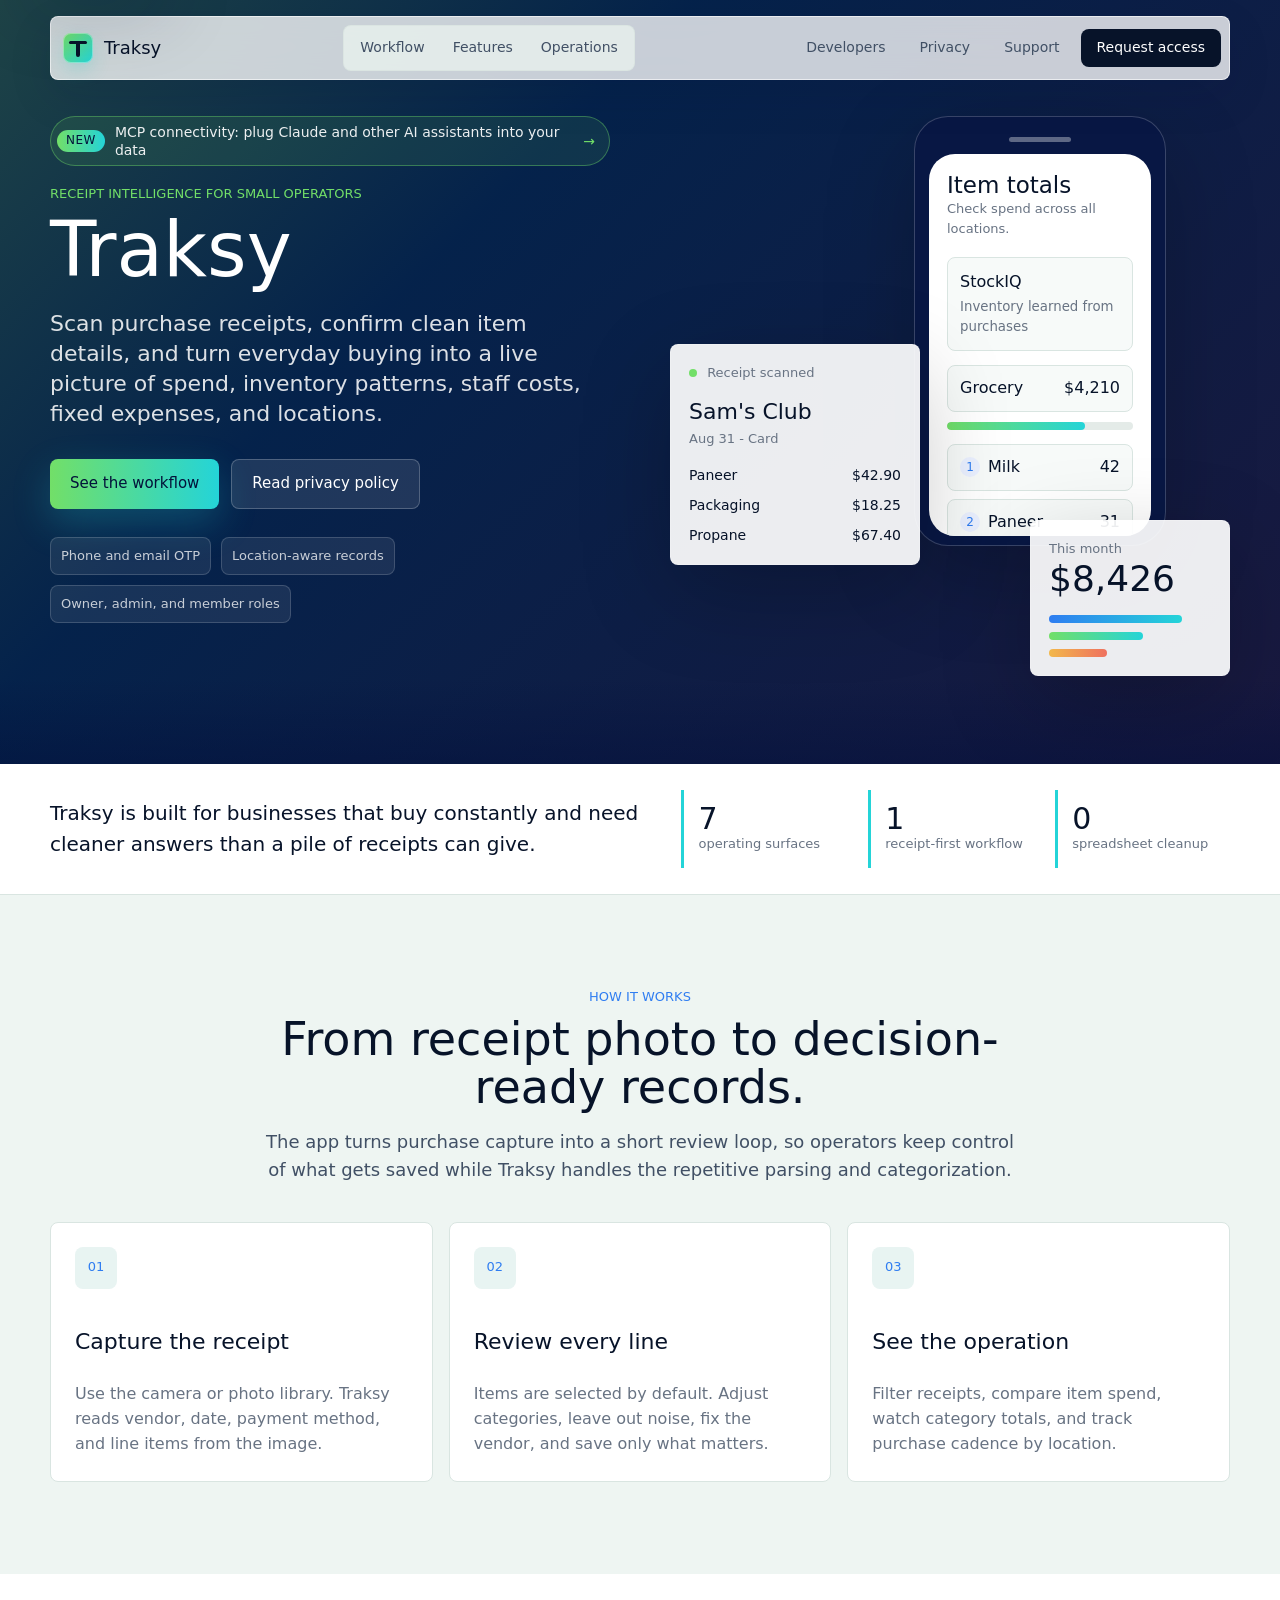
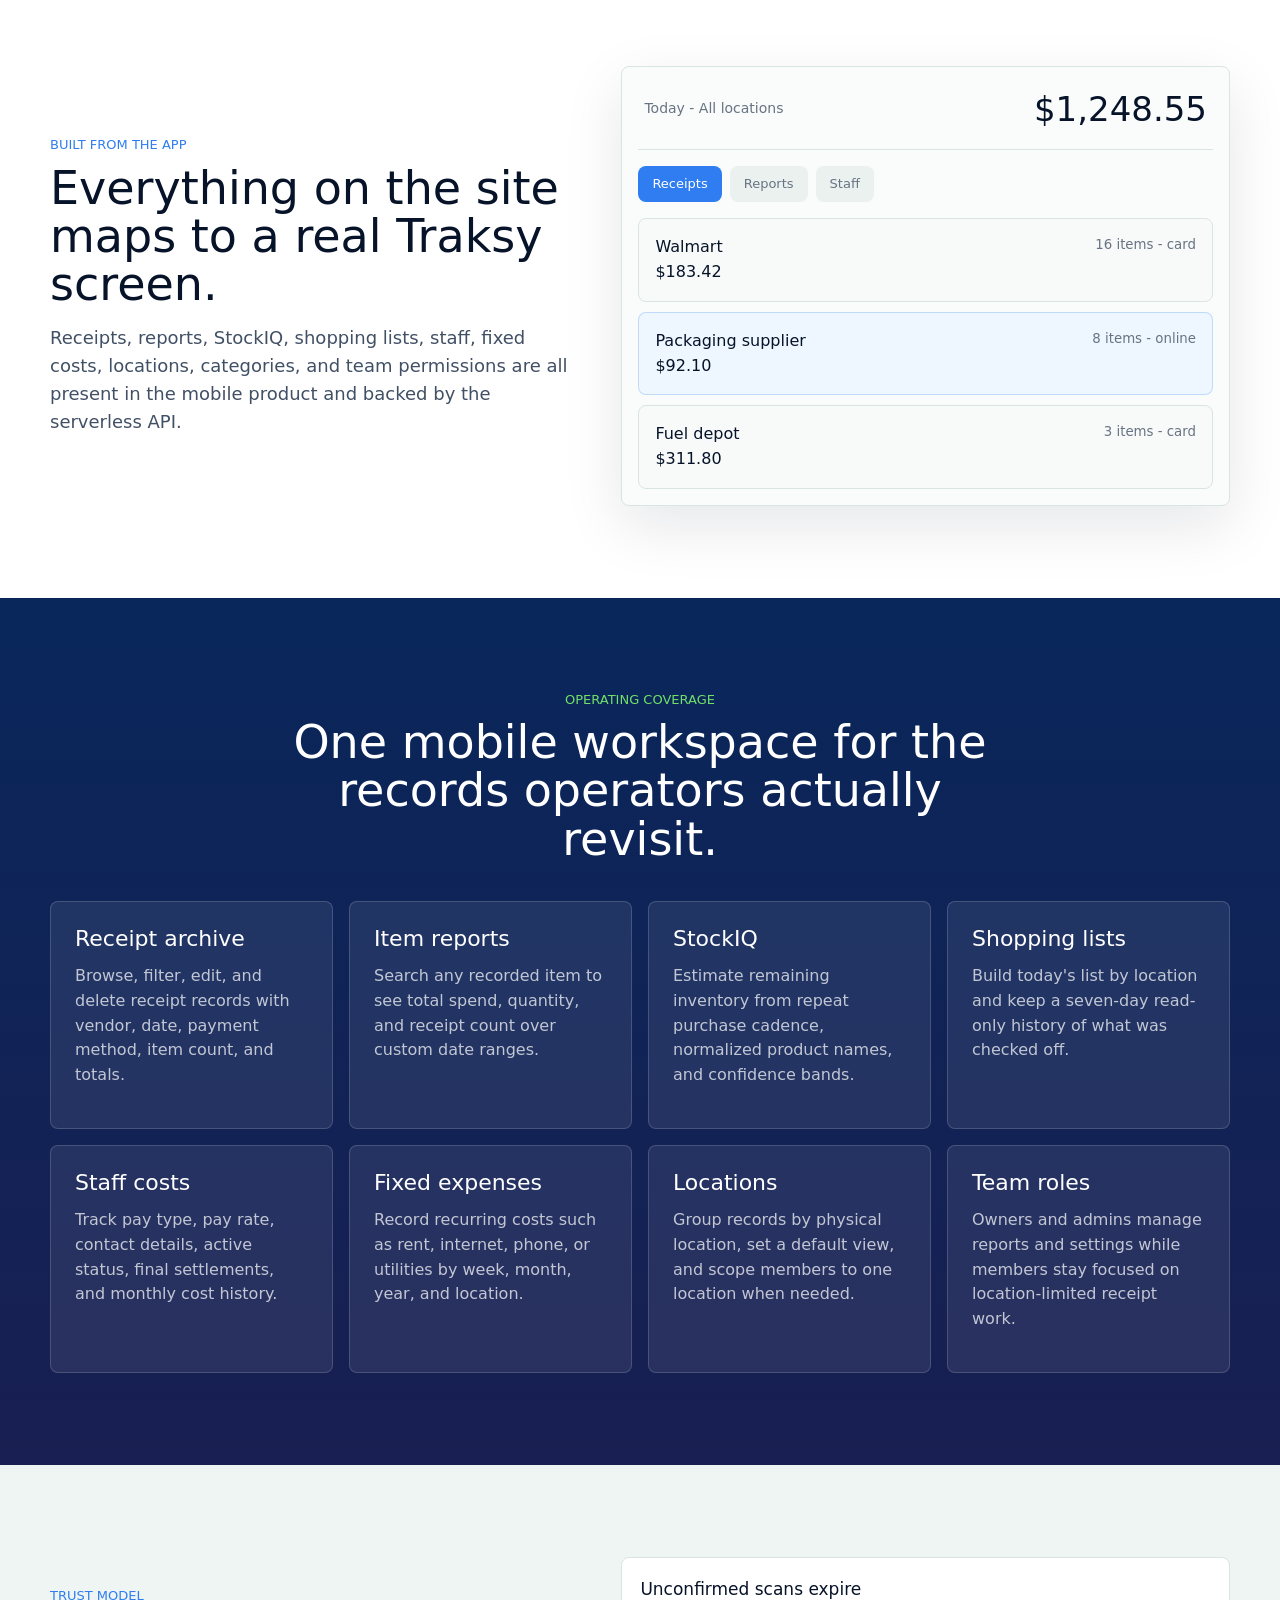
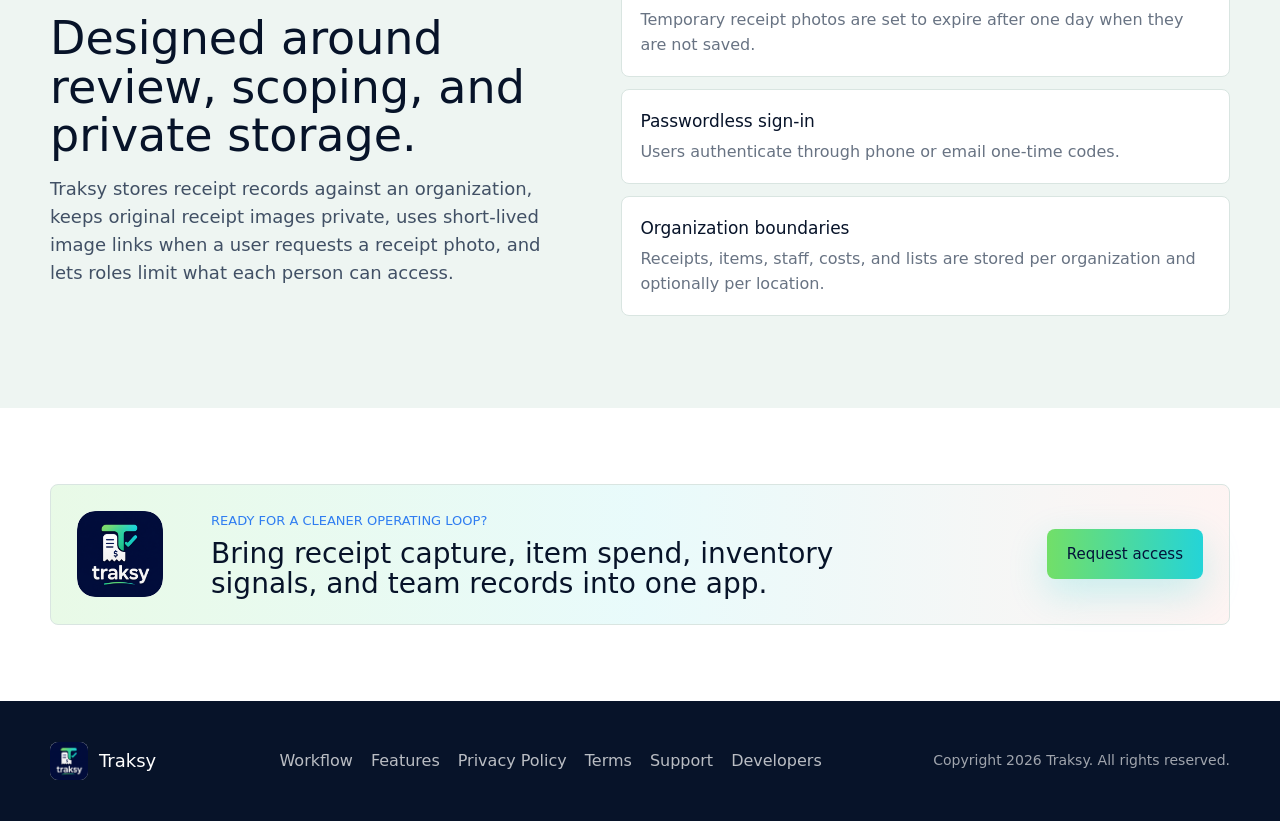
<file: index.html>
<!doctype html>
<html lang="en">
  <head>
    <meta charset="utf-8" />
    <meta name="viewport" content="width=device-width, initial-scale=1" />
    <title>Traksy | Receipt intelligence for small operators</title>
    <meta
      name="description"
      content="Traksy turns purchase receipts into item-level spend, inventory, staff, fixed-cost, and location insight for small business operators."
    />
    <meta property="og:title" content="Traksy | Receipt intelligence for small operators" />
    <meta
      property="og:description"
      content="Scan receipts, review item details, and understand store operations from one focused mobile workflow."
    />
    <meta property="og:image" content="assets/traksy-icon.png" />
    <meta name="theme-color" content="#010e3b" />
    <link rel="icon" href="assets/favicon.png" />
    <link rel="apple-touch-icon" href="assets/traksy-icon.png" />
    <link rel="manifest" href="site.webmanifest" />
    <link rel="stylesheet" href="styles.css" />
  </head>
  <body>
    <a class="skip-link" href="#main">Skip to content</a>

    <header class="site-header" data-header>
      <nav class="nav-shell" aria-label="Main navigation">
        <a class="brand" href="./" aria-label="Traksy home">
          <span class="brand-mark" aria-hidden="true"></span>
          <span>Traksy</span>
        </a>

        <button class="nav-toggle" type="button" aria-label="Open menu" aria-expanded="false" data-menu-toggle>
          <span></span>
          <span></span>
          <span></span>
        </button>

        <div class="nav-menu" data-menu>
          <div class="nav-center">
            <a href="#workflow">Workflow</a>
            <a href="#features">Features</a>
            <a href="#operations">Operations</a>
          </div>
          <div class="nav-actions">
            <a class="nav-plain" href="https://docs.traksy.app/">Developers</a>
            <a class="nav-plain" href="privacy/">Privacy</a>
            <a class="nav-plain" href="support/">Support</a>
            <a class="nav-cta" href="#access">Request access</a>
          </div>
        </div>
      </nav>
    </header>

    <main id="main">
      <section class="hero" aria-labelledby="hero-title">
        <div class="container hero-content">
          <a class="hero-announce" href="https://docs.traksy.app/#mcp">
            <span class="hero-announce-tag">New</span>
            <span class="hero-announce-text">MCP connectivity: plug Claude and other AI assistants into your data</span>
            <span class="hero-announce-arrow" aria-hidden="true">&rarr;</span>
          </a>
          <p class="eyebrow">Receipt intelligence for small operators</p>
          <h1 id="hero-title">Traksy</h1>
          <p class="hero-copy">
            Scan purchase receipts, confirm clean item details, and turn everyday buying into a live picture of spend,
            inventory patterns, staff costs, fixed expenses, and locations.
          </p>
          <div class="hero-actions" aria-label="Primary links">
            <a class="button button-primary" href="#workflow">See the workflow</a>
            <a class="button button-secondary" href="privacy/">Read privacy policy</a>
          </div>
          <div class="hero-proof" aria-label="Product highlights">
            <span>Phone and email OTP</span>
            <span>Location-aware records</span>
            <span>Owner, admin, and member roles</span>
          </div>
        </div>

        <div class="hero-stage" aria-hidden="true">
          <div class="scan-card visual-card">
            <div class="scan-topline">
              <span class="status-dot"></span>
              Receipt scanned
            </div>
            <div class="receipt-name">Sam's Club</div>
            <div class="receipt-date">Aug 31 - Card</div>
            <div class="line-items">
              <span>Paneer</span><strong>$42.90</strong>
              <span>Packaging</span><strong>$18.25</strong>
              <span>Propane</span><strong>$67.40</strong>
            </div>
          </div>

          <div class="ops-card visual-card">
            <div class="ops-kicker">This month</div>
            <div class="ops-total">$8,426</div>
            <div class="bars">
              <span style="--bar: 82%"></span>
              <span style="--bar: 58%"></span>
              <span style="--bar: 36%"></span>
            </div>
          </div>

          <div class="phone-mockup">
            <div class="phone-speaker"></div>
            <div class="phone-screen">
              <div class="app-title">Item totals</div>
              <div class="mini-copy">Check spend across all locations.</div>
              <div class="stockiq-row">
                <span>StockIQ</span>
                <small>Inventory learned from purchases</small>
              </div>
              <div class="category-row">
                <span>Grocery</span>
                <b>$4,210</b>
              </div>
              <div class="category-meter"><span></span></div>
              <div class="rank-row"><i>1</i><span>Milk</span><b>42</b></div>
              <div class="rank-row optional-rank"><i>2</i><span>Paneer</span><b>31</b></div>
              <div class="rank-row optional-rank"><i>3</i><span>Cups</span><b>24</b></div>
            </div>
          </div>
        </div>
      </section>

      <section class="intro-band" aria-label="Traksy summary">
        <div class="container intro-grid">
          <p>
            Traksy is built for businesses that buy constantly and need cleaner answers than a pile of receipts can give.
          </p>
          <div class="intro-stats" aria-label="Tracked areas">
            <span><strong>7</strong> operating surfaces</span>
            <span><strong>1</strong> receipt-first workflow</span>
            <span><strong>0</strong> spreadsheet cleanup</span>
          </div>
        </div>
      </section>

      <section class="section section-light" id="workflow">
        <div class="container section-heading">
          <p class="eyebrow">How it works</p>
          <h2>From receipt photo to decision-ready records.</h2>
          <p>
            The app turns purchase capture into a short review loop, so operators keep control of what gets saved while
            Traksy handles the repetitive parsing and categorization.
          </p>
        </div>

        <div class="container workflow-grid">
          <article class="feature-card">
            <span class="card-index">01</span>
            <h3>Capture the receipt</h3>
            <p>Use the camera or photo library. Traksy reads vendor, date, payment method, and line items from the image.</p>
          </article>
          <article class="feature-card">
            <span class="card-index">02</span>
            <h3>Review every line</h3>
            <p>Items are selected by default. Adjust categories, leave out noise, fix the vendor, and save only what matters.</p>
          </article>
          <article class="feature-card">
            <span class="card-index">03</span>
            <h3>See the operation</h3>
            <p>Filter receipts, compare item spend, watch category totals, and track purchase cadence by location.</p>
          </article>
        </div>
      </section>

      <section class="section section-white" id="features">
        <div class="container split-feature">
          <div class="section-heading align-left">
            <p class="eyebrow">Built from the app</p>
            <h2>Everything on the site maps to a real Traksy screen.</h2>
            <p>
              Receipts, reports, StockIQ, shopping lists, staff, fixed costs, locations, categories, and team permissions
              are all present in the mobile product and backed by the serverless API.
            </p>
          </div>

          <div class="product-board" aria-label="Traksy product snapshot">
            <div class="board-header">
              <span>Today - All locations</span>
              <strong>$1,248.55</strong>
            </div>
            <div class="board-tabs" aria-hidden="true">
              <span class="active">Receipts</span>
              <span>Reports</span>
              <span>Staff</span>
            </div>
            <div class="board-row">
              <span>Walmart</span>
              <small>16 items - card</small>
              <strong>$183.42</strong>
            </div>
            <div class="board-row accent">
              <span>Packaging supplier</span>
              <small>8 items - online</small>
              <strong>$92.10</strong>
            </div>
            <div class="board-row">
              <span>Fuel depot</span>
              <small>3 items - card</small>
              <strong>$311.80</strong>
            </div>
          </div>
        </div>
      </section>

      <section class="section section-ink" id="operations">
        <div class="container section-heading">
          <p class="eyebrow">Operating coverage</p>
          <h2>One mobile workspace for the records operators actually revisit.</h2>
        </div>

        <div class="container capability-grid">
          <article>
            <h3>Receipt archive</h3>
            <p>Browse, filter, edit, and delete receipt records with vendor, date, payment method, item count, and totals.</p>
          </article>
          <article>
            <h3>Item reports</h3>
            <p>Search any recorded item to see total spend, quantity, and receipt count over custom date ranges.</p>
          </article>
          <article>
            <h3>StockIQ</h3>
            <p>Estimate remaining inventory from repeat purchase cadence, normalized product names, and confidence bands.</p>
          </article>
          <article>
            <h3>Shopping lists</h3>
            <p>Build today's list by location and keep a seven-day read-only history of what was checked off.</p>
          </article>
          <article>
            <h3>Staff costs</h3>
            <p>Track pay type, pay rate, contact details, active status, final settlements, and monthly cost history.</p>
          </article>
          <article>
            <h3>Fixed expenses</h3>
            <p>Record recurring costs such as rent, internet, phone, or utilities by week, month, year, and location.</p>
          </article>
          <article>
            <h3>Locations</h3>
            <p>Group records by physical location, set a default view, and scope members to one location when needed.</p>
          </article>
          <article>
            <h3>Team roles</h3>
            <p>Owners and admins manage reports and settings while members stay focused on location-limited receipt work.</p>
          </article>
        </div>
      </section>

      <section class="section section-light" id="privacy">
        <div class="container privacy-preview">
          <div class="section-heading align-left">
            <p class="eyebrow">Trust model</p>
            <h2>Designed around review, scoping, and private storage.</h2>
            <p>
              Traksy stores receipt records against an organization, keeps original receipt images private, uses short-lived
              image links when a user requests a receipt photo, and lets roles limit what each person can access.
            </p>
          </div>

          <div class="privacy-list" aria-label="Privacy highlights">
            <div>
              <strong>Unconfirmed scans expire</strong>
              <span>Temporary receipt photos are set to expire after one day when they are not saved.</span>
            </div>
            <div>
              <strong>Passwordless sign-in</strong>
              <span>Users authenticate through phone or email one-time codes.</span>
            </div>
            <div>
              <strong>Organization boundaries</strong>
              <span>Receipts, items, staff, costs, and lists are stored per organization and optionally per location.</span>
            </div>
          </div>
        </div>
      </section>

      <section class="section section-white final-section" id="access">
        <div class="container access-panel">
          <img src="assets/traksy-icon.png" alt="Traksy logo" />
          <div>
            <p class="eyebrow">Ready for a cleaner operating loop?</p>
            <h2>Bring receipt capture, item spend, inventory signals, and team records into one app.</h2>
          </div>
          <a class="button button-primary" href="mailto:hello@traksy.app?subject=Traksy%20access">Request access</a>
        </div>
      </section>
    </main>

    <footer class="site-footer">
      <div class="container footer-grid">
        <a class="brand footer-brand" href="./" aria-label="Traksy home">
          <img src="assets/traksy-icon.png" alt="" />
          <span>Traksy</span>
        </a>
        <div class="footer-links">
          <a href="#workflow">Workflow</a>
          <a href="#features">Features</a>
          <a href="privacy/">Privacy Policy</a>
          <a href="terms/">Terms</a>
          <a href="support/">Support</a>
          <a href="https://docs.traksy.app/">Developers</a>
        </div>
        <p>Copyright <span data-year>2026</span> Traksy. All rights reserved.</p>
      </div>
    </footer>

    <script src="script.js"></script>
  </body>
</html>
</file>
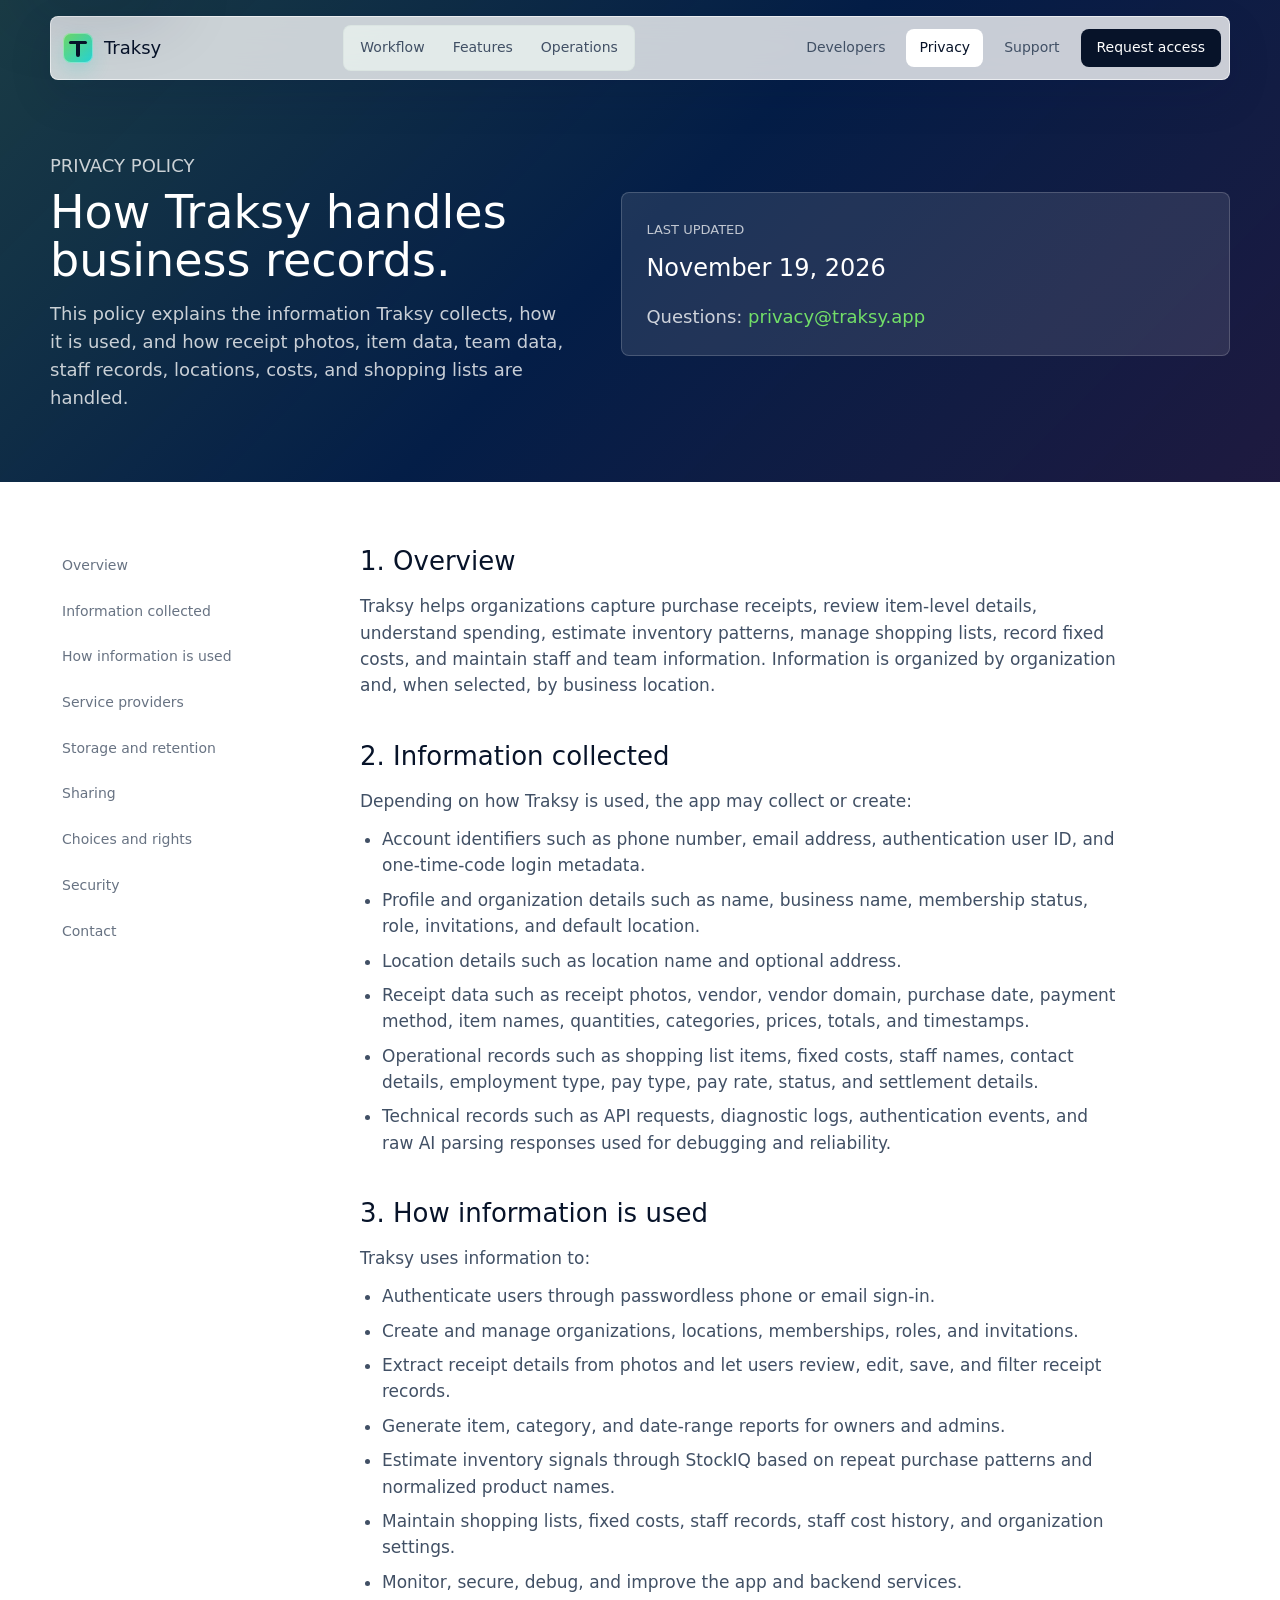
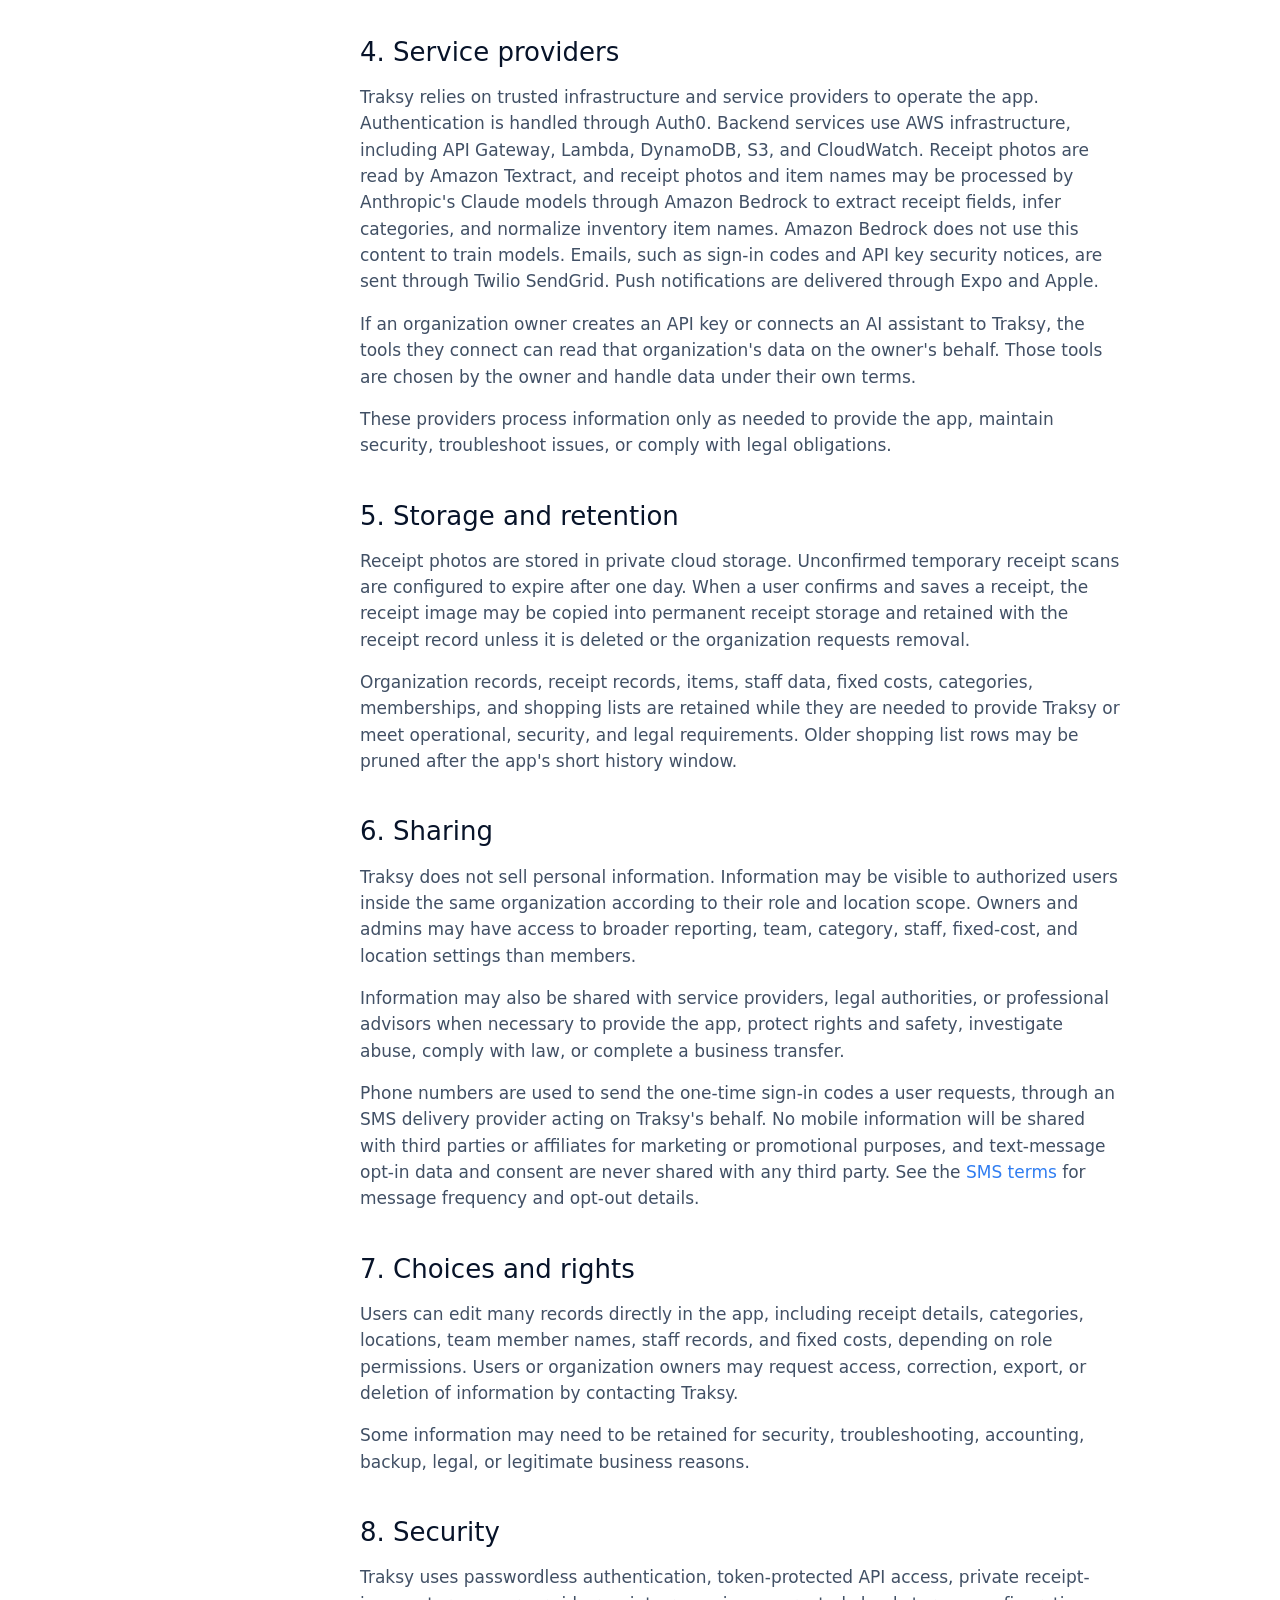
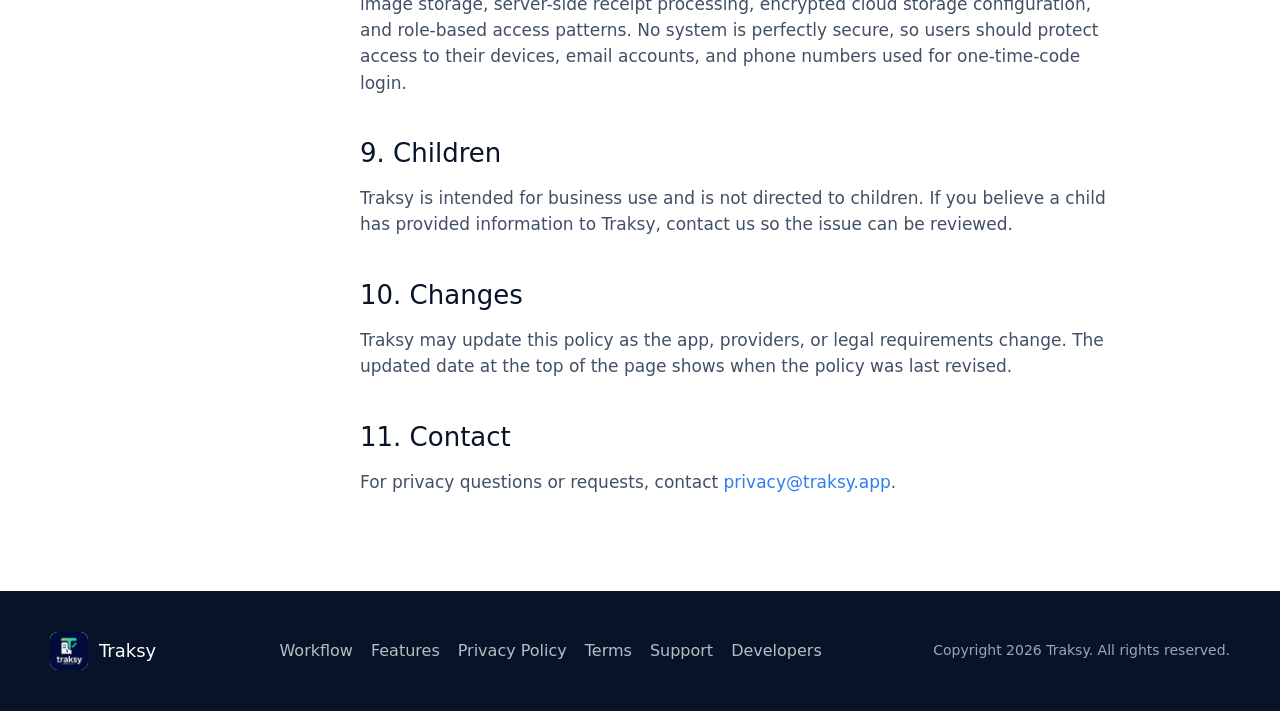
<file: privacy/index.html>
<!doctype html>
<html lang="en">
  <head>
    <meta charset="utf-8" />
    <meta name="viewport" content="width=device-width, initial-scale=1" />
    <title>Privacy Policy | Traksy</title>
    <meta
      name="description"
      content="Privacy policy for Traksy, including receipt photos, item records, staff records, organization data, and service providers."
    />
    <meta name="theme-color" content="#010e3b" />
    <link rel="icon" href="../assets/favicon.png" />
    <link rel="apple-touch-icon" href="../assets/traksy-icon.png" />
    <link rel="manifest" href="../site.webmanifest" />
    <link rel="stylesheet" href="../styles.css" />
  </head>
  <body class="legal-page">
    <a class="skip-link" href="#main">Skip to content</a>

    <header class="site-header" data-header>
      <nav class="nav-shell" aria-label="Main navigation">
        <a class="brand" href="../" aria-label="Traksy home">
          <span class="brand-mark" aria-hidden="true"></span>
          <span>Traksy</span>
        </a>

        <button class="nav-toggle" type="button" aria-label="Open menu" aria-expanded="false" data-menu-toggle>
          <span></span>
          <span></span>
          <span></span>
        </button>

        <div class="nav-menu" data-menu>
          <div class="nav-center">
            <a href="../#workflow">Workflow</a>
            <a href="../#features">Features</a>
            <a href="../#operations">Operations</a>
          </div>
          <div class="nav-actions">
            <a class="nav-plain" href="https://docs.traksy.app/">Developers</a>
            <a class="nav-plain" aria-current="page" href="./">Privacy</a>
            <a class="nav-plain" href="../support/">Support</a>
            <a class="nav-cta" href="mailto:hello@traksy.app?subject=Traksy%20access">Request access</a>
          </div>
        </div>
      </nav>
    </header>

    <main id="main">
      <section class="legal-hero">
        <div class="container legal-hero-grid">
          <div>
            <p class="eyebrow">Privacy policy</p>
            <h1>How Traksy handles business records.</h1>
            <p>
              This policy explains the information Traksy collects, how it is used, and how receipt photos, item data,
              team data, staff records, locations, costs, and shopping lists are handled.
            </p>
          </div>
          <div class="legal-summary" aria-label="Policy summary">
            <span>Last updated</span>
            <strong>November 19, 2026</strong>
            <p>Questions: <a href="mailto:privacy@traksy.app">privacy@traksy.app</a></p>
          </div>
        </div>
      </section>

      <section class="legal-body">
        <div class="container legal-layout">
          <aside class="legal-nav" aria-label="Privacy policy sections">
            <a href="#overview">Overview</a>
            <a href="#information">Information collected</a>
            <a href="#use">How information is used</a>
            <a href="#providers">Service providers</a>
            <a href="#storage">Storage and retention</a>
            <a href="#sharing">Sharing</a>
            <a href="#choices">Choices and rights</a>
            <a href="#security">Security</a>
            <a href="#contact">Contact</a>
          </aside>

          <article class="legal-copy">
            <section id="overview">
              <h2>1. Overview</h2>
              <p>
                Traksy helps organizations capture purchase receipts, review item-level details, understand spending,
                estimate inventory patterns, manage shopping lists, record fixed costs, and maintain staff and team
                information. Information is organized by organization and, when selected, by business location.
              </p>
            </section>

            <section id="information">
              <h2>2. Information collected</h2>
              <p>Depending on how Traksy is used, the app may collect or create:</p>
              <ul>
                <li>Account identifiers such as phone number, email address, authentication user ID, and one-time-code login metadata.</li>
                <li>Profile and organization details such as name, business name, membership status, role, invitations, and default location.</li>
                <li>Location details such as location name and optional address.</li>
                <li>Receipt data such as receipt photos, vendor, vendor domain, purchase date, payment method, item names, quantities, categories, prices, totals, and timestamps.</li>
                <li>Operational records such as shopping list items, fixed costs, staff names, contact details, employment type, pay type, pay rate, status, and settlement details.</li>
                <li>Technical records such as API requests, diagnostic logs, authentication events, and raw AI parsing responses used for debugging and reliability.</li>
              </ul>
            </section>

            <section id="use">
              <h2>3. How information is used</h2>
              <p>Traksy uses information to:</p>
              <ul>
                <li>Authenticate users through passwordless phone or email sign-in.</li>
                <li>Create and manage organizations, locations, memberships, roles, and invitations.</li>
                <li>Extract receipt details from photos and let users review, edit, save, and filter receipt records.</li>
                <li>Generate item, category, and date-range reports for owners and admins.</li>
                <li>Estimate inventory signals through StockIQ based on repeat purchase patterns and normalized product names.</li>
                <li>Maintain shopping lists, fixed costs, staff records, staff cost history, and organization settings.</li>
                <li>Monitor, secure, debug, and improve the app and backend services.</li>
              </ul>
            </section>

            <section id="providers">
              <h2>4. Service providers</h2>
              <p>
                Traksy relies on trusted infrastructure and service providers to operate the app. Authentication is
                handled through Auth0. Backend services use AWS infrastructure, including API Gateway, Lambda, DynamoDB,
                S3, and CloudWatch. Receipt photos are read by Amazon Textract, and receipt photos and item names may
                be processed by Anthropic's Claude models through Amazon Bedrock to extract receipt fields, infer
                categories, and normalize inventory item names. Amazon Bedrock does not use this content to train
                models. Emails, such as sign-in codes and API key security notices, are sent through Twilio SendGrid.
                Push notifications are delivered through Expo and Apple.
              </p>
              <p>
                If an organization owner creates an API key or connects an AI assistant to Traksy, the tools they
                connect can read that organization's data on the owner's behalf. Those tools are chosen by the owner
                and handle data under their own terms.
              </p>
              <p>
                These providers process information only as needed to provide the app, maintain security, troubleshoot
                issues, or comply with legal obligations.
              </p>
            </section>

            <section id="storage">
              <h2>5. Storage and retention</h2>
              <p>
                Receipt photos are stored in private cloud storage. Unconfirmed temporary receipt scans are configured to
                expire after one day. When a user confirms and saves a receipt, the receipt image may be copied into
                permanent receipt storage and retained with the receipt record unless it is deleted or the organization
                requests removal.
              </p>
              <p>
                Organization records, receipt records, items, staff data, fixed costs, categories, memberships, and
                shopping lists are retained while they are needed to provide Traksy or meet operational, security, and
                legal requirements. Older shopping list rows may be pruned after the app's short history window.
              </p>
            </section>

            <section id="sharing">
              <h2>6. Sharing</h2>
              <p>
                Traksy does not sell personal information. Information may be visible to authorized users inside the same
                organization according to their role and location scope. Owners and admins may have access to broader
                reporting, team, category, staff, fixed-cost, and location settings than members.
              </p>
              <p>
                Information may also be shared with service providers, legal authorities, or professional advisors when
                necessary to provide the app, protect rights and safety, investigate abuse, comply with law, or complete a
                business transfer.
              </p>
              <p>
                Phone numbers are used to send the one-time sign-in codes a user requests, through an SMS delivery
                provider acting on Traksy's behalf. No mobile information will be shared with third parties or affiliates
                for marketing or promotional purposes, and text-message opt-in data and consent are never shared with any
                third party. See the <a href="../terms/#sms">SMS terms</a> for message frequency and opt-out details.
              </p>
            </section>

            <section id="choices">
              <h2>7. Choices and rights</h2>
              <p>
                Users can edit many records directly in the app, including receipt details, categories, locations, team
                member names, staff records, and fixed costs, depending on role permissions. Users or organization owners
                may request access, correction, export, or deletion of information by contacting Traksy.
              </p>
              <p>
                Some information may need to be retained for security, troubleshooting, accounting, backup, legal, or
                legitimate business reasons.
              </p>
            </section>

            <section id="security">
              <h2>8. Security</h2>
              <p>
                Traksy uses passwordless authentication, token-protected API access, private receipt-image storage,
                server-side receipt processing, encrypted cloud storage configuration, and role-based access patterns.
                No system is perfectly secure, so users should protect access to their devices, email accounts, and phone
                numbers used for one-time-code login.
              </p>
            </section>

            <section id="children">
              <h2>9. Children</h2>
              <p>
                Traksy is intended for business use and is not directed to children. If you believe a child has provided
                information to Traksy, contact us so the issue can be reviewed.
              </p>
            </section>

            <section id="changes">
              <h2>10. Changes</h2>
              <p>
                Traksy may update this policy as the app, providers, or legal requirements change. The updated date at the
                top of the page shows when the policy was last revised.
              </p>
            </section>

            <section id="contact">
              <h2>11. Contact</h2>
              <p>
                For privacy questions or requests, contact <a href="mailto:privacy@traksy.app">privacy@traksy.app</a>.
              </p>
            </section>
          </article>
        </div>
      </section>
    </main>

    <footer class="site-footer">
      <div class="container footer-grid">
        <a class="brand footer-brand" href="../" aria-label="Traksy home">
          <img src="../assets/traksy-icon.png" alt="" />
          <span>Traksy</span>
        </a>
        <div class="footer-links">
          <a href="../#workflow">Workflow</a>
          <a href="../#features">Features</a>
          <a href="./">Privacy Policy</a>
          <a href="../terms/">Terms</a>
          <a href="../support/">Support</a>
          <a href="https://docs.traksy.app/">Developers</a>
        </div>
        <p>Copyright <span data-year>2026</span> Traksy. All rights reserved.</p>
      </div>
    </footer>

    <script src="../script.js"></script>
  </body>
</html>
</file>
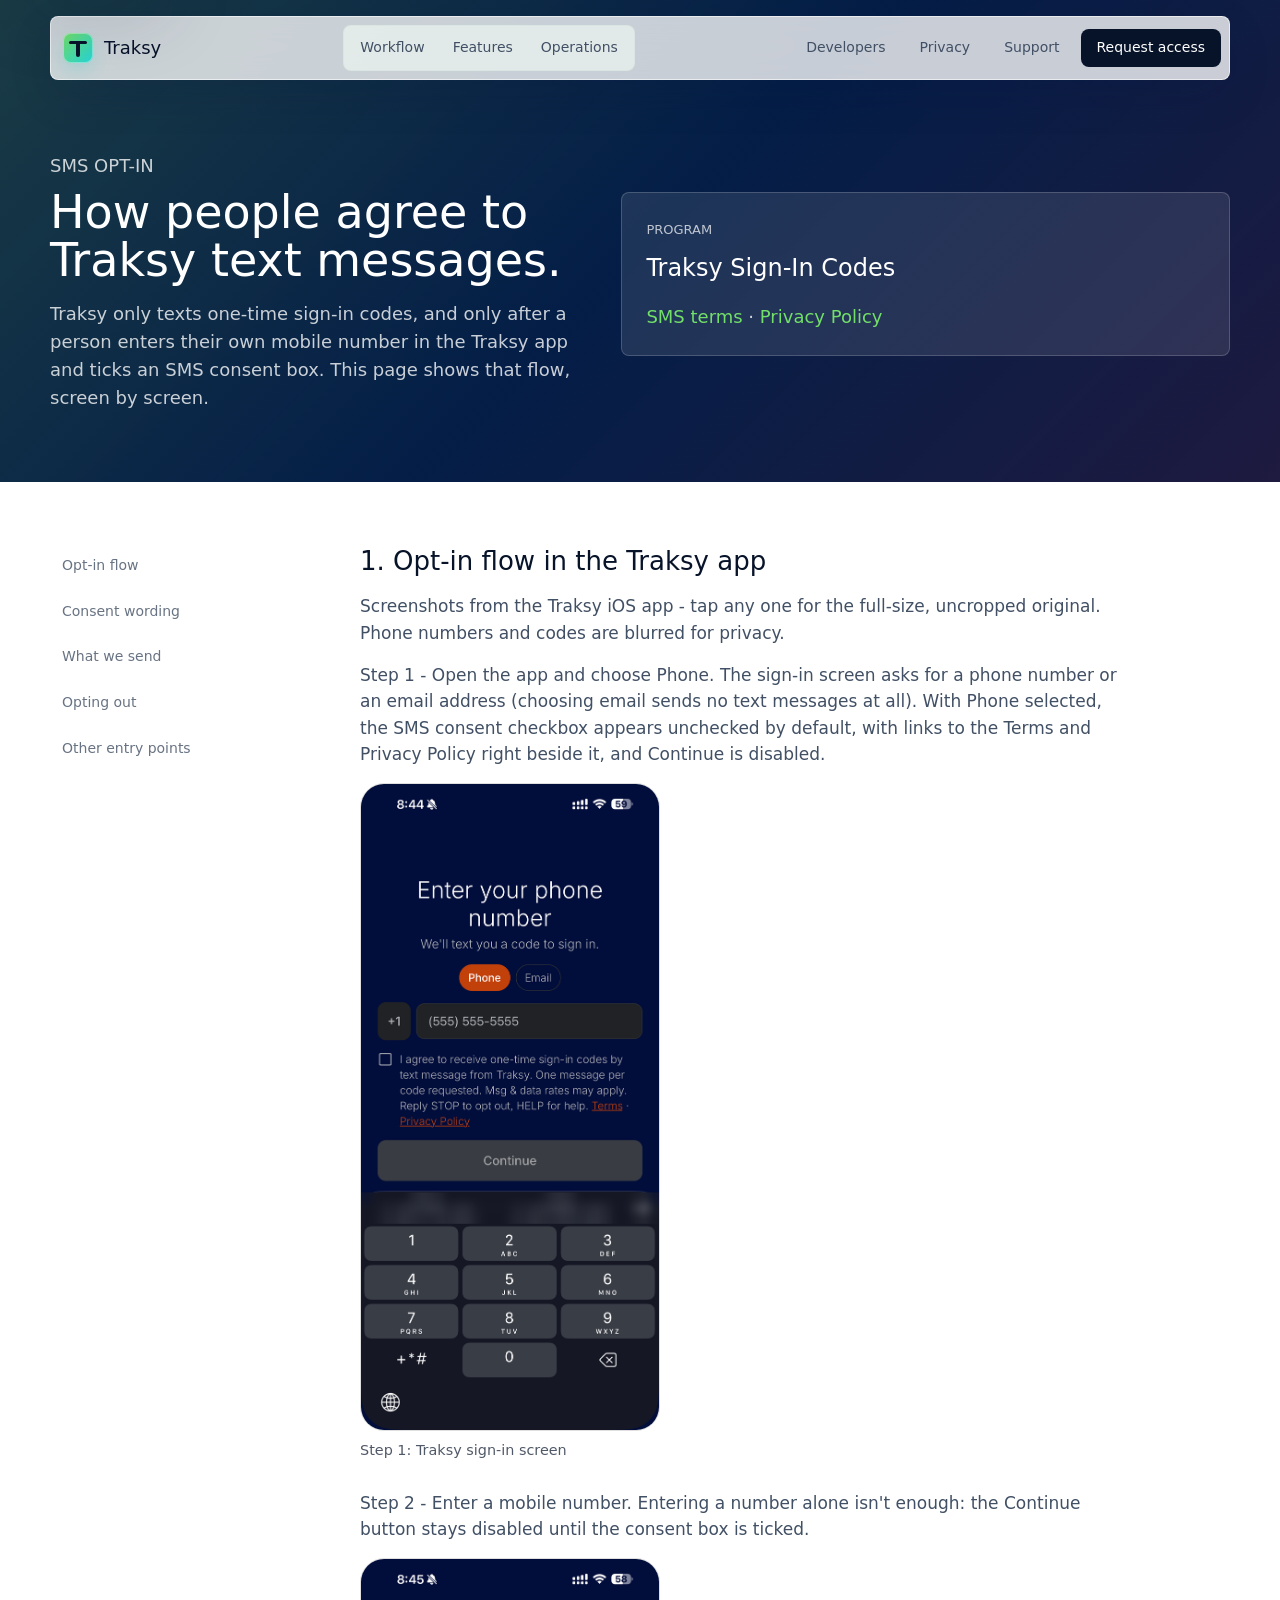
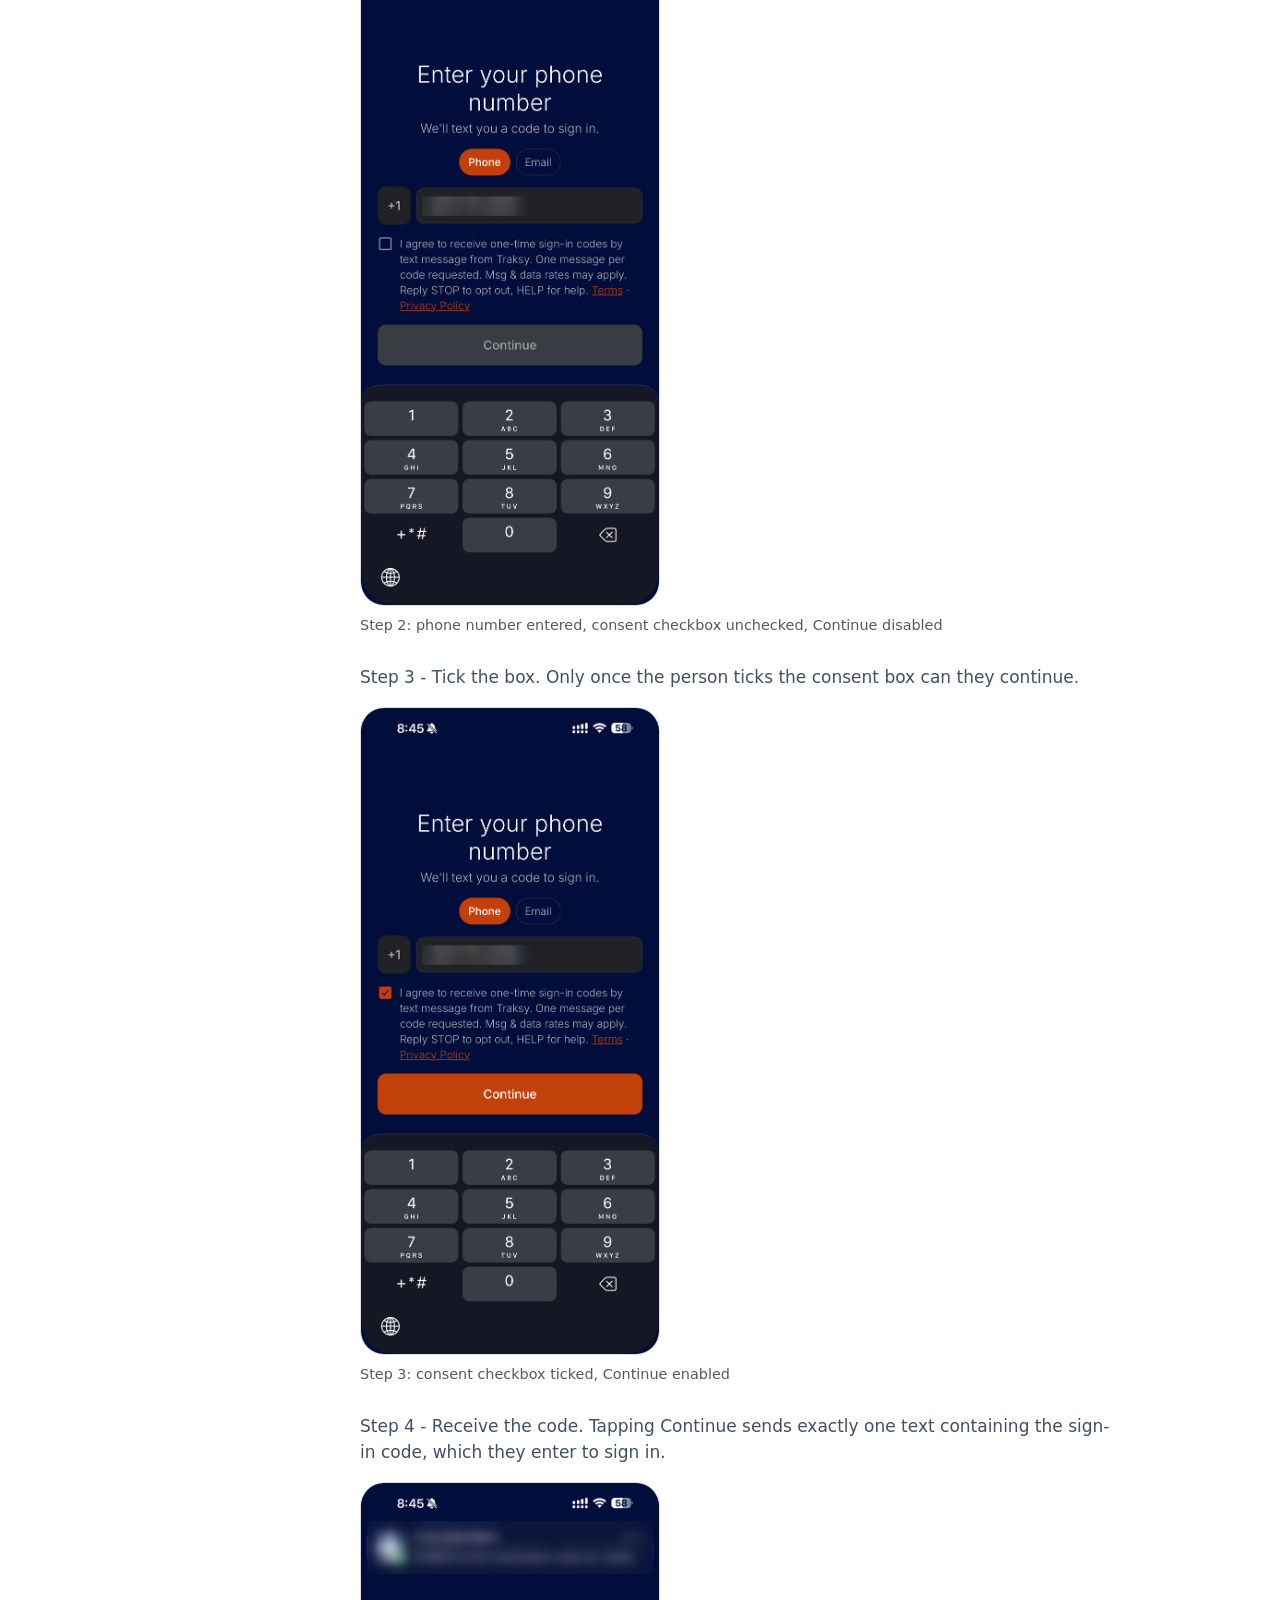
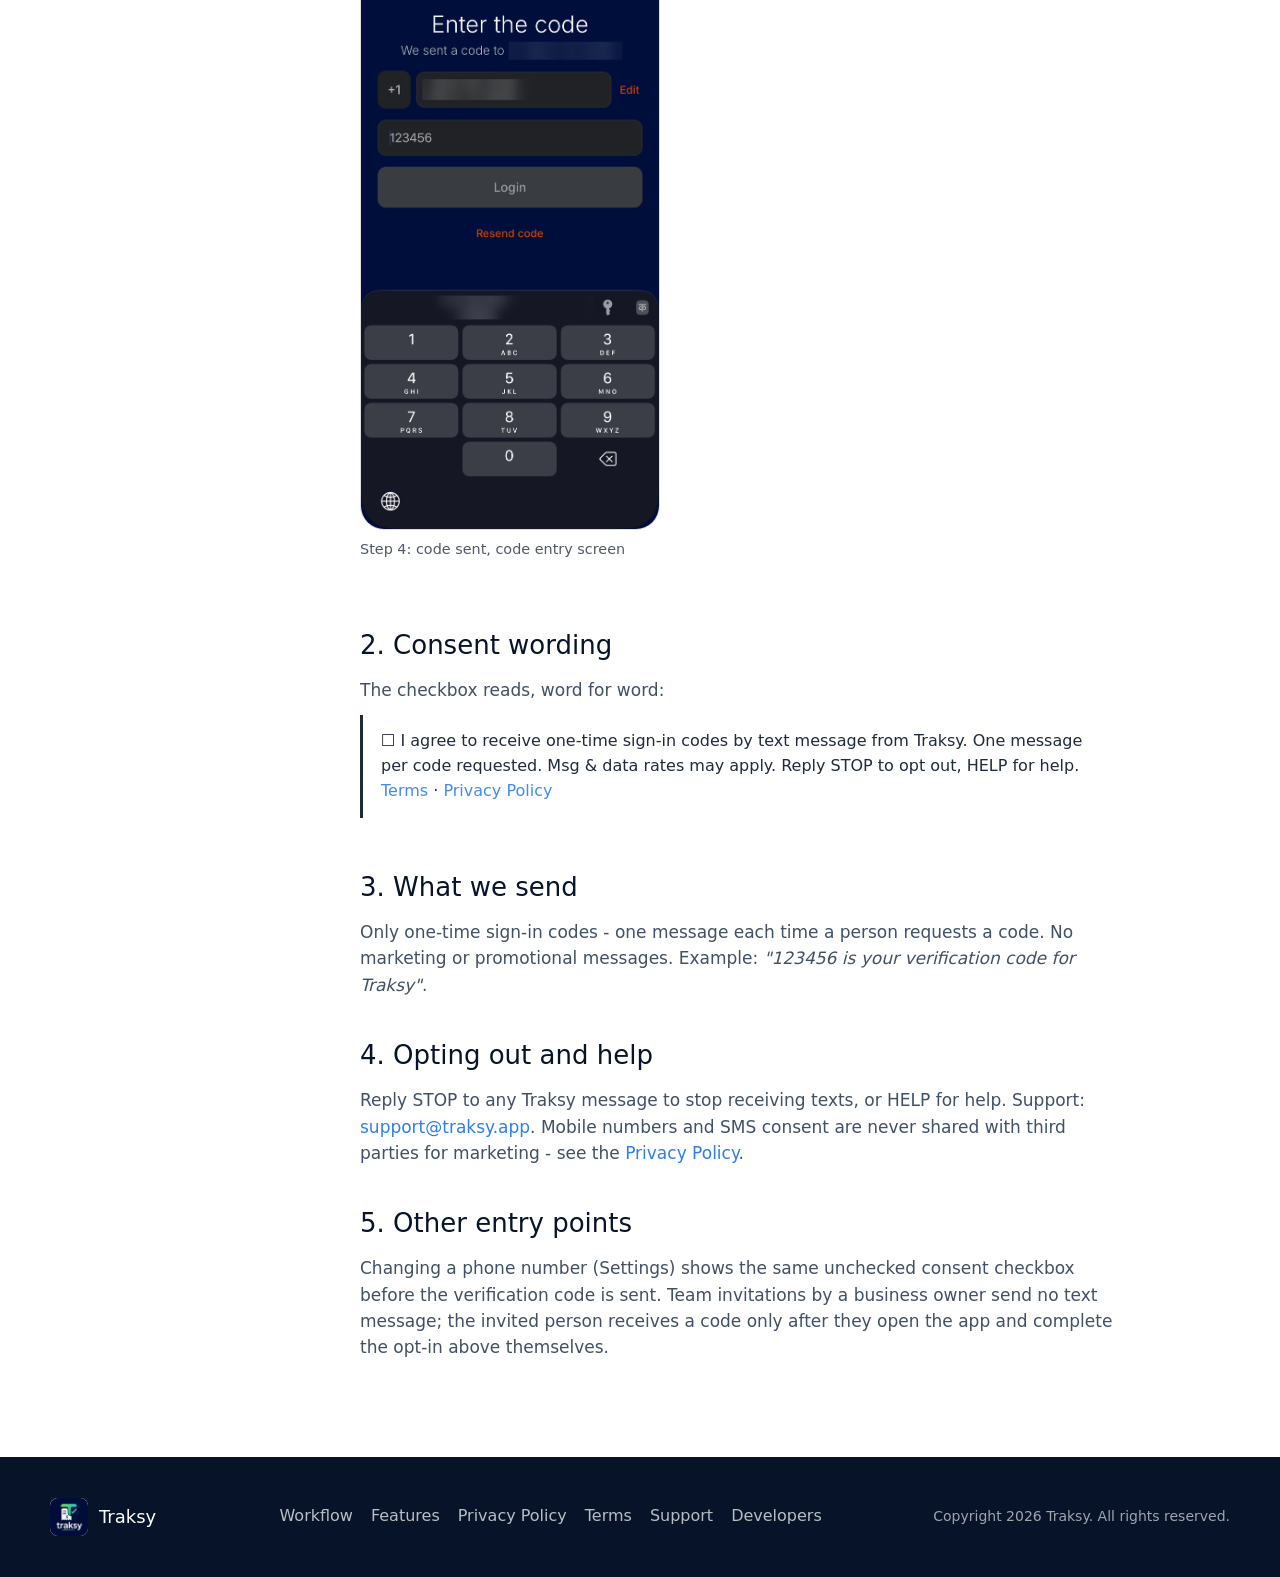
<file: sms-consent/index.html>
<!doctype html>
<html lang="en">
  <head>
    <meta charset="utf-8" />
    <meta name="viewport" content="width=device-width, initial-scale=1" />
    <title>SMS Opt-In | Traksy</title>
    <meta
      name="description"
      content="How Traksy users opt in to receive one-time sign-in codes by text message, with screenshots of the in-app consent step."
    />
    <meta name="theme-color" content="#010e3b" />
    <link rel="icon" href="../assets/favicon.png" />
    <link rel="apple-touch-icon" href="../assets/traksy-icon.png" />
    <link rel="manifest" href="../site.webmanifest" />
    <link rel="stylesheet" href="../styles.css" />
  </head>
  <body class="legal-page">
    <a class="skip-link" href="#main">Skip to content</a>

    <header class="site-header" data-header>
      <nav class="nav-shell" aria-label="Main navigation">
        <a class="brand" href="../" aria-label="Traksy home">
          <span class="brand-mark" aria-hidden="true"></span>
          <span>Traksy</span>
        </a>

        <button class="nav-toggle" type="button" aria-label="Open menu" aria-expanded="false" data-menu-toggle>
          <span></span>
          <span></span>
          <span></span>
        </button>

        <div class="nav-menu" data-menu>
          <div class="nav-center">
            <a href="../#workflow">Workflow</a>
            <a href="../#features">Features</a>
            <a href="../#operations">Operations</a>
          </div>
          <div class="nav-actions">
            <a class="nav-plain" href="https://docs.traksy.app/">Developers</a>
            <a class="nav-plain" href="../privacy/">Privacy</a>
            <a class="nav-plain" href="../support/">Support</a>
            <a class="nav-cta" href="mailto:hello@traksy.app?subject=Traksy%20access">Request access</a>
          </div>
        </div>
      </nav>
    </header>

    <main id="main">
      <section class="legal-hero">
        <div class="container legal-hero-grid">
          <div>
            <p class="eyebrow">SMS opt-in</p>
            <h1>How people agree to Traksy text messages.</h1>
            <p>
              Traksy only texts one-time sign-in codes, and only after a person enters their own mobile number in the
              Traksy app and ticks an SMS consent box. This page shows that flow, screen by screen.
            </p>
          </div>
          <div class="legal-summary" aria-label="Program summary">
            <span>Program</span>
            <strong>Traksy Sign-In Codes</strong>
            <p><a href="../terms/#sms">SMS terms</a> · <a href="../privacy/">Privacy Policy</a></p>
          </div>
        </div>
      </section>

      <section class="legal-body">
        <div class="container legal-layout">
          <aside class="legal-nav" aria-label="Sections">
            <a href="#flow">Opt-in flow</a>
            <a href="#consent">Consent wording</a>
            <a href="#messages">What we send</a>
            <a href="#opt-out">Opting out</a>
            <a href="#other">Other entry points</a>
          </aside>

          <article class="legal-copy">
            <section id="flow">
              <h2>1. Opt-in flow in the Traksy app</h2>
              <p>Screenshots from the Traksy iOS app - tap any one for the full-size, uncropped original. Phone numbers and codes are blurred for privacy.</p>
              <p>
                <strong>Step 1 - Open the app and choose Phone.</strong> The sign-in screen asks for a phone number or an
                email address (choosing email sends no text messages at all). With Phone selected, the SMS consent
                checkbox appears <strong>unchecked by default</strong>, with links to the Terms and Privacy Policy right
                beside it, and Continue is disabled.
              </p>
              <figure class="consent-shot"><a href="../assets/sms-consent/full/1-sign-in-consent-unchecked.png"><img src="../assets/sms-consent/1-sign-in.png" alt="Step 1: sign-in screen with Phone selected - consent checkbox unchecked by default, Continue disabled" loading="lazy" /></a><figcaption>Step 1: Traksy sign-in screen</figcaption></figure>
              <p>
                <strong>Step 2 - Enter a mobile number.</strong> Entering a number alone isn't enough: the Continue button
                stays disabled until the consent box is ticked.
              </p>
              <figure class="consent-shot"><a href="../assets/sms-consent/full/2-number-entered-consent-unchecked.png"><img src="../assets/sms-consent/2-consent-unchecked.png" alt="Step 2: mobile number entered (blurred here), consent still unchecked, Continue still disabled" loading="lazy" /></a><figcaption>Step 2: phone number entered, consent checkbox unchecked, Continue disabled</figcaption></figure>
              <p>
                <strong>Step 3 - Tick the box.</strong> Only once the person ticks the consent box can they continue.
              </p>
              <figure class="consent-shot"><a href="../assets/sms-consent/full/3-consent-checked.png"><img src="../assets/sms-consent/3-consent-checked.png" alt="Step 3: consent checkbox ticked, Continue enabled" loading="lazy" /></a><figcaption>Step 3: consent checkbox ticked, Continue enabled</figcaption></figure>
              <p>
                <strong>Step 4 - Receive the code.</strong> Tapping Continue sends exactly one text containing the
                sign-in code, which they enter to sign in.
              </p>
              <figure class="consent-shot"><a href="../assets/sms-consent/full/4-code-sent.png"><img src="../assets/sms-consent/4-code-sent.png" alt="Step 4: the one text with the sign-in code is sent; the user enters it to sign in (number and code blurred here)" loading="lazy" /></a><figcaption>Step 4: code sent, code entry screen</figcaption></figure>
            </section>

            <section id="consent">
              <h2>2. Consent wording</h2>
              <p>The checkbox reads, word for word:</p>
              <blockquote class="consent-quote">
                ☐ I agree to receive one-time sign-in codes by text message from Traksy. One message per code requested.
                Msg &amp; data rates may apply. Reply STOP to opt out, HELP for help. <a href="../terms/#sms">Terms</a> ·
                <a href="../privacy/">Privacy Policy</a>
              </blockquote>
            </section>

            <section id="messages">
              <h2>3. What we send</h2>
              <p>
                Only one-time sign-in codes - one message each time a person requests a code. No marketing or
                promotional messages. Example: <em>"123456 is your verification code for Traksy"</em>.
              </p>
            </section>

            <section id="opt-out">
              <h2>4. Opting out and help</h2>
              <p>
                Reply <strong>STOP</strong> to any Traksy message to stop receiving texts, or <strong>HELP</strong> for
                help. Support: <a href="mailto:support@traksy.app">support@traksy.app</a>. Mobile numbers and SMS consent
                are never shared with third parties for marketing - see the <a href="../privacy/#sharing">Privacy Policy</a>.
              </p>
            </section>

            <section id="other">
              <h2>5. Other entry points</h2>
              <p>
                <strong>Changing a phone number</strong> (Settings) shows the same unchecked consent checkbox before the
                verification code is sent. <strong>Team invitations</strong> by a business owner send no text message; the
                invited person receives a code only after they open the app and complete the opt-in above themselves.
              </p>
            </section>
          </article>
        </div>
      </section>
    </main>

    <footer class="site-footer">
      <div class="container footer-grid">
        <a class="brand footer-brand" href="../" aria-label="Traksy home">
          <img src="../assets/traksy-icon.png" alt="" />
          <span>Traksy</span>
        </a>
        <div class="footer-links">
          <a href="../#workflow">Workflow</a>
          <a href="../#features">Features</a>
          <a href="../privacy/">Privacy Policy</a>
          <a href="../terms/">Terms</a>
          <a href="../support/">Support</a>
          <a href="https://docs.traksy.app/">Developers</a>
        </div>
        <p>Copyright <span data-year>2026</span> Traksy. All rights reserved.</p>
      </div>
    </footer>

    <script src="../script.js"></script>
  </body>
</html>
</file>
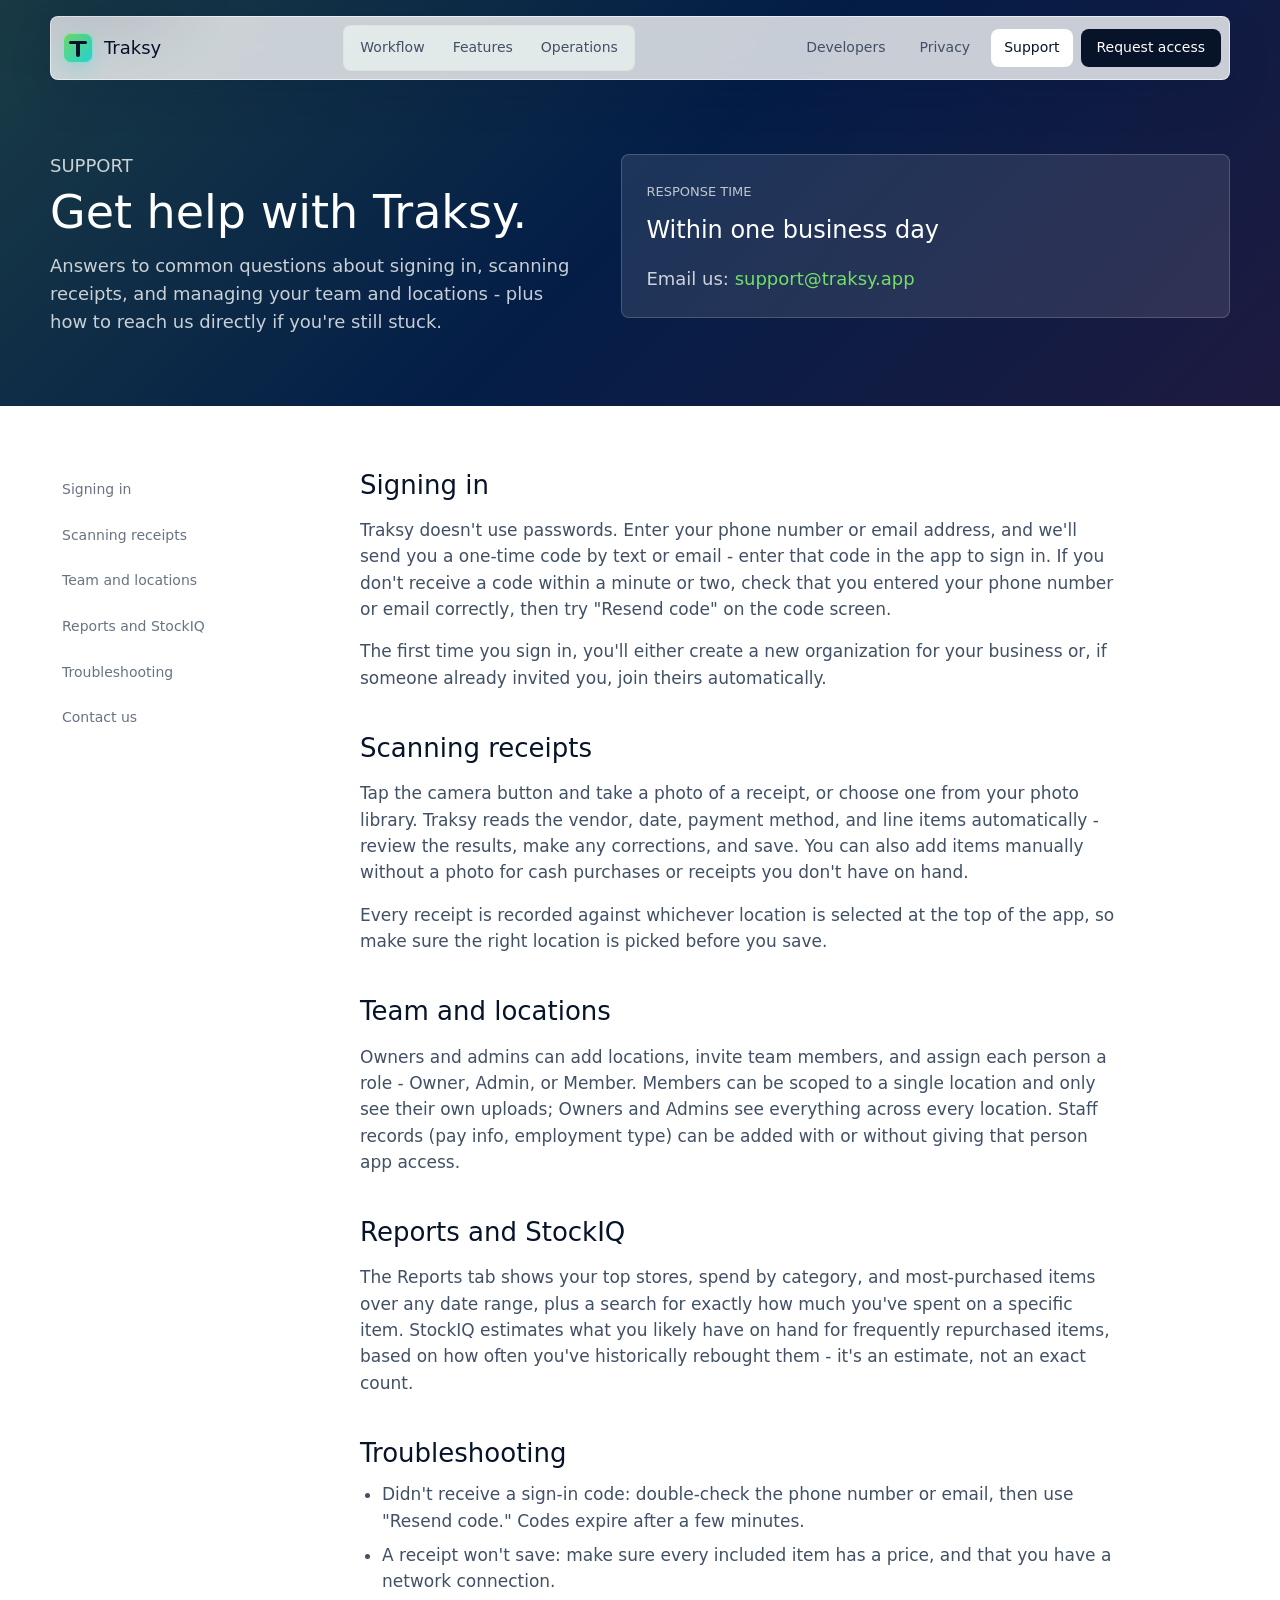
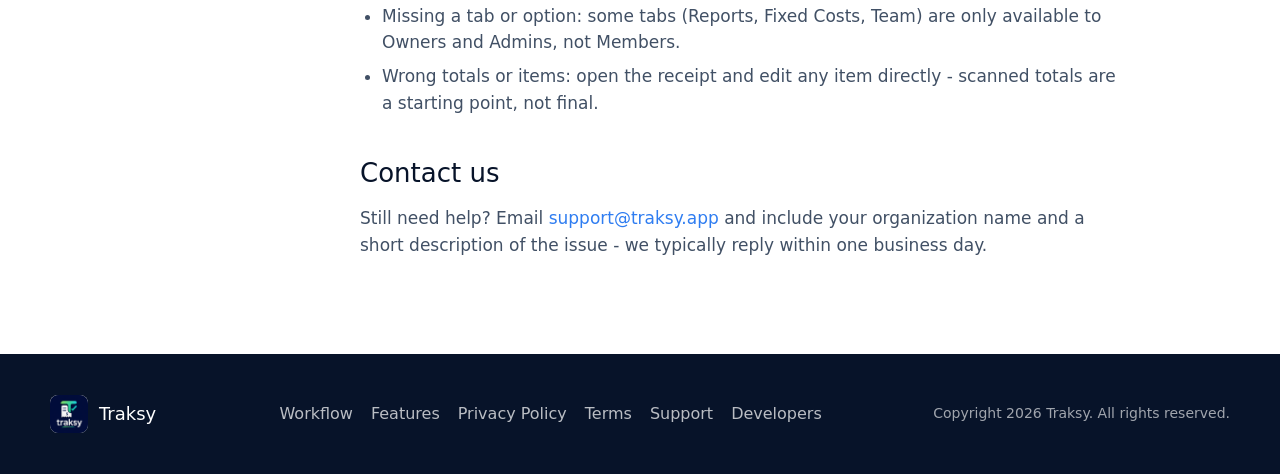
<file: support/index.html>
<!doctype html>
<html lang="en">
  <head>
    <meta charset="utf-8" />
    <meta name="viewport" content="width=device-width, initial-scale=1" />
    <title>Support | Traksy</title>
    <meta
      name="description"
      content="Get help with Traksy: signing in, scanning receipts, managing your team and locations, reports, and how to reach us."
    />
    <meta property="og:title" content="Support | Traksy" />
    <meta property="og:description" content="Get help with Traksy - sign-in, receipts, team, locations, reports, and contact." />
    <meta property="og:image" content="../assets/traksy-icon.png" />
    <meta name="theme-color" content="#010e3b" />
    <link rel="icon" href="../assets/favicon.png" />
    <link rel="apple-touch-icon" href="../assets/traksy-icon.png" />
    <link rel="manifest" href="../site.webmanifest" />
    <link rel="stylesheet" href="../styles.css" />
  </head>
  <body class="legal-page">
    <a class="skip-link" href="#main">Skip to content</a>

    <header class="site-header" data-header>
      <nav class="nav-shell" aria-label="Main navigation">
        <a class="brand" href="../" aria-label="Traksy home">
          <span class="brand-mark" aria-hidden="true"></span>
          <span>Traksy</span>
        </a>

        <button class="nav-toggle" type="button" aria-label="Open menu" aria-expanded="false" data-menu-toggle>
          <span></span>
          <span></span>
          <span></span>
        </button>

        <div class="nav-menu" data-menu>
          <div class="nav-center">
            <a href="../#workflow">Workflow</a>
            <a href="../#features">Features</a>
            <a href="../#operations">Operations</a>
          </div>
          <div class="nav-actions">
            <a class="nav-plain" href="https://docs.traksy.app/">Developers</a>
            <a class="nav-plain" href="../privacy/">Privacy</a>
            <a class="nav-plain" aria-current="page" href="./">Support</a>
            <a class="nav-cta" href="mailto:support@traksy.app?subject=Traksy%20support">Request access</a>
          </div>
        </div>
      </nav>
    </header>

    <main id="main">
      <section class="legal-hero">
        <div class="container legal-hero-grid">
          <div>
            <p class="eyebrow">Support</p>
            <h1>Get help with Traksy.</h1>
            <p>
              Answers to common questions about signing in, scanning receipts, and managing your team and locations -
              plus how to reach us directly if you're still stuck.
            </p>
          </div>
          <div class="legal-summary" aria-label="Contact summary">
            <span>Response time</span>
            <strong>Within one business day</strong>
            <p>Email us: <a href="mailto:support@traksy.app">support@traksy.app</a></p>
          </div>
        </div>
      </section>

      <section class="legal-body">
        <div class="container legal-layout">
          <aside class="legal-nav" aria-label="Support sections">
            <a href="#signing-in">Signing in</a>
            <a href="#receipts">Scanning receipts</a>
            <a href="#team">Team and locations</a>
            <a href="#reports">Reports and StockIQ</a>
            <a href="#troubleshooting">Troubleshooting</a>
            <a href="#contact">Contact us</a>
          </aside>

          <article class="legal-copy">
            <section id="signing-in">
              <h2>Signing in</h2>
              <p>
                Traksy doesn't use passwords. Enter your phone number or email address, and we'll send you a one-time
                code by text or email - enter that code in the app to sign in. If you don't receive a code within a
                minute or two, check that you entered your phone number or email correctly, then try "Resend code" on
                the code screen.
              </p>
              <p>
                The first time you sign in, you'll either create a new organization for your business or, if someone
                already invited you, join theirs automatically.
              </p>
            </section>

            <section id="receipts">
              <h2>Scanning receipts</h2>
              <p>
                Tap the camera button and take a photo of a receipt, or choose one from your photo library. Traksy
                reads the vendor, date, payment method, and line items automatically - review the results, make any
                corrections, and save. You can also add items manually without a photo for cash purchases or
                receipts you don't have on hand.
              </p>
              <p>
                Every receipt is recorded against whichever location is selected at the top of the app, so make sure
                the right location is picked before you save.
              </p>
            </section>

            <section id="team">
              <h2>Team and locations</h2>
              <p>
                Owners and admins can add locations, invite team members, and assign each person a role - Owner,
                Admin, or Member. Members can be scoped to a single location and only see their own uploads; Owners
                and Admins see everything across every location. Staff records (pay info, employment type) can be
                added with or without giving that person app access.
              </p>
            </section>

            <section id="reports">
              <h2>Reports and StockIQ</h2>
              <p>
                The Reports tab shows your top stores, spend by category, and most-purchased items over any date
                range, plus a search for exactly how much you've spent on a specific item. StockIQ estimates what you
                likely have on hand for frequently repurchased items, based on how often you've historically rebought
                them - it's an estimate, not an exact count.
              </p>
            </section>

            <section id="troubleshooting">
              <h2>Troubleshooting</h2>
              <ul>
                <li><strong>Didn't receive a sign-in code:</strong> double-check the phone number or email, then use "Resend code." Codes expire after a few minutes.</li>
                <li><strong>A receipt won't save:</strong> make sure every included item has a price, and that you have a network connection.</li>
                <li><strong>Missing a tab or option:</strong> some tabs (Reports, Fixed Costs, Team) are only available to Owners and Admins, not Members.</li>
                <li><strong>Wrong totals or items:</strong> open the receipt and edit any item directly - scanned totals are a starting point, not final.</li>
              </ul>
            </section>

            <section id="contact">
              <h2>Contact us</h2>
              <p>
                Still need help? Email <a href="mailto:support@traksy.app">support@traksy.app</a> and include your
                organization name and a short description of the issue - we typically reply within one business day.
              </p>
            </section>
          </article>
        </div>
      </section>
    </main>

    <footer class="site-footer">
      <div class="container footer-grid">
        <a class="brand footer-brand" href="../" aria-label="Traksy home">
          <img src="../assets/traksy-icon.png" alt="" />
          <span>Traksy</span>
        </a>
        <div class="footer-links">
          <a href="../#workflow">Workflow</a>
          <a href="../#features">Features</a>
          <a href="../privacy/">Privacy Policy</a>
          <a href="../terms/">Terms</a>
          <a href="./">Support</a>
          <a href="https://docs.traksy.app/">Developers</a>
        </div>
        <p>Copyright <span data-year>2026</span> Traksy. All rights reserved.</p>
      </div>
    </footer>

    <script src="../script.js"></script>
  </body>
</html>
</file>
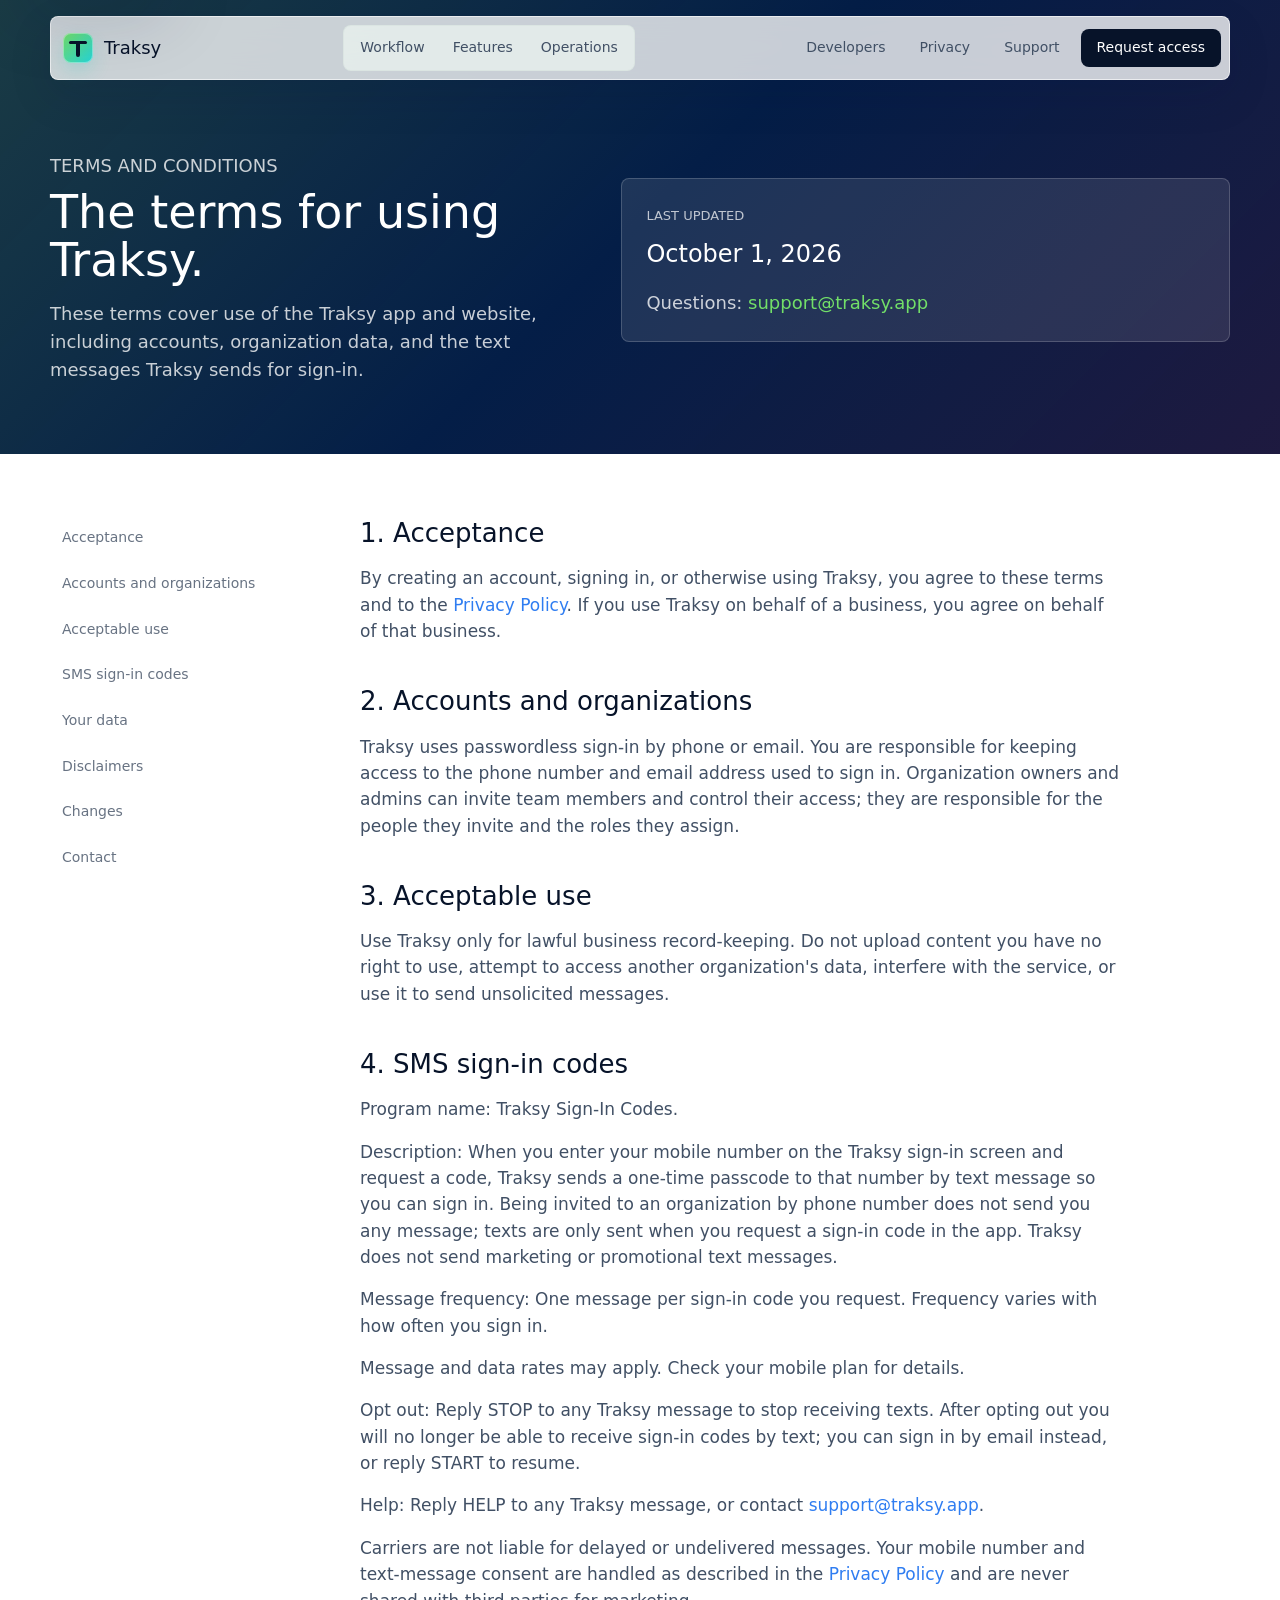
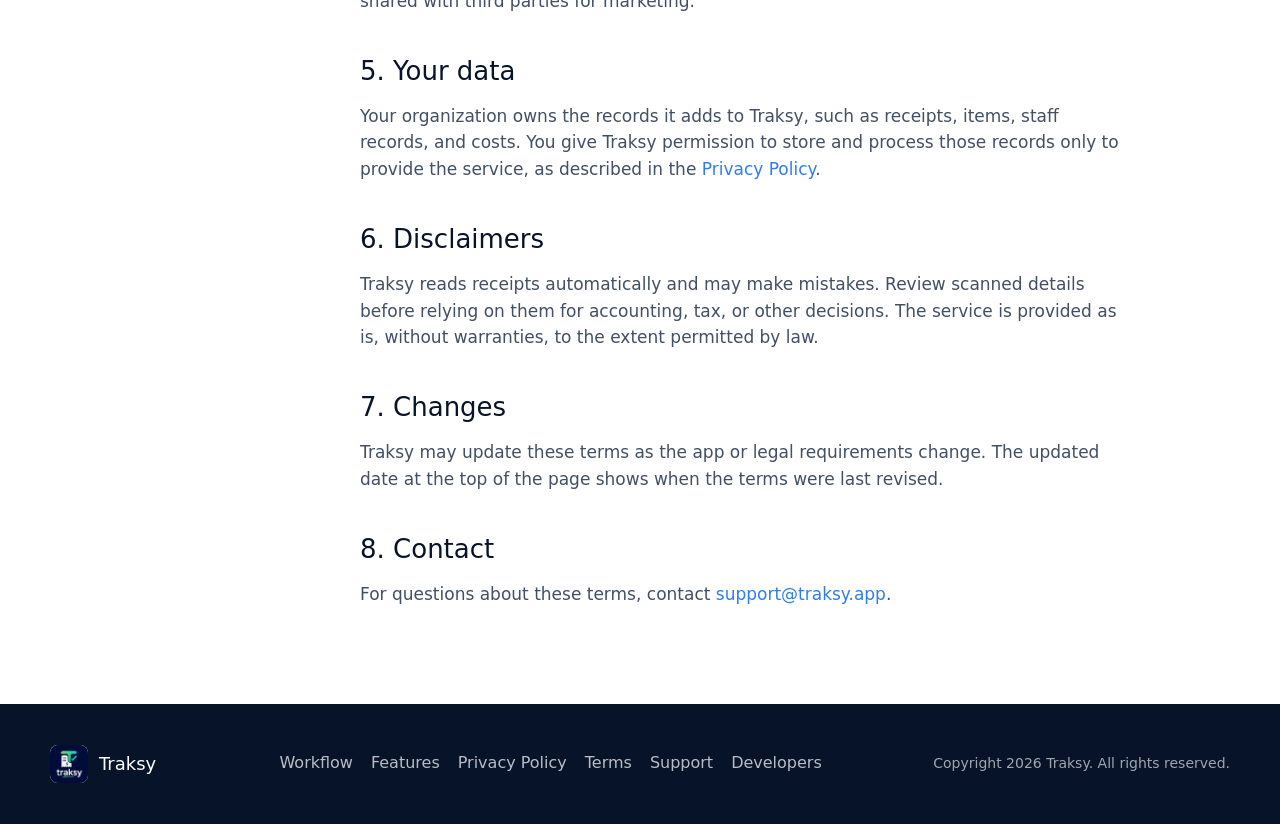
<file: terms/index.html>
<!doctype html>
<html lang="en">
  <head>
    <meta charset="utf-8" />
    <meta name="viewport" content="width=device-width, initial-scale=1" />
    <title>Terms and Conditions | Traksy</title>
    <meta
      name="description"
      content="Terms and conditions for Traksy, including accounts, acceptable use, and the Traksy SMS sign-in code program."
    />
    <meta name="theme-color" content="#010e3b" />
    <link rel="icon" href="../assets/favicon.png" />
    <link rel="apple-touch-icon" href="../assets/traksy-icon.png" />
    <link rel="manifest" href="../site.webmanifest" />
    <link rel="stylesheet" href="../styles.css" />
  </head>
  <body class="legal-page">
    <a class="skip-link" href="#main">Skip to content</a>

    <header class="site-header" data-header>
      <nav class="nav-shell" aria-label="Main navigation">
        <a class="brand" href="../" aria-label="Traksy home">
          <span class="brand-mark" aria-hidden="true"></span>
          <span>Traksy</span>
        </a>

        <button class="nav-toggle" type="button" aria-label="Open menu" aria-expanded="false" data-menu-toggle>
          <span></span>
          <span></span>
          <span></span>
        </button>

        <div class="nav-menu" data-menu>
          <div class="nav-center">
            <a href="../#workflow">Workflow</a>
            <a href="../#features">Features</a>
            <a href="../#operations">Operations</a>
          </div>
          <div class="nav-actions">
            <a class="nav-plain" href="https://docs.traksy.app/">Developers</a>
            <a class="nav-plain" href="../privacy/">Privacy</a>
            <a class="nav-plain" href="../support/">Support</a>
            <a class="nav-cta" href="mailto:hello@traksy.app?subject=Traksy%20access">Request access</a>
          </div>
        </div>
      </nav>
    </header>

    <main id="main">
      <section class="legal-hero">
        <div class="container legal-hero-grid">
          <div>
            <p class="eyebrow">Terms and conditions</p>
            <h1>The terms for using Traksy.</h1>
            <p>
              These terms cover use of the Traksy app and website, including accounts, organization data, and the
              text messages Traksy sends for sign-in.
            </p>
          </div>
          <div class="legal-summary" aria-label="Terms summary">
            <span>Last updated</span>
            <strong>October 1, 2026</strong>
            <p>Questions: <a href="mailto:support@traksy.app">support@traksy.app</a></p>
          </div>
        </div>
      </section>

      <section class="legal-body">
        <div class="container legal-layout">
          <aside class="legal-nav" aria-label="Terms sections">
            <a href="#acceptance">Acceptance</a>
            <a href="#accounts">Accounts and organizations</a>
            <a href="#use">Acceptable use</a>
            <a href="#sms">SMS sign-in codes</a>
            <a href="#data">Your data</a>
            <a href="#disclaimers">Disclaimers</a>
            <a href="#changes">Changes</a>
            <a href="#contact">Contact</a>
          </aside>

          <article class="legal-copy">
            <section id="acceptance">
              <h2>1. Acceptance</h2>
              <p>
                By creating an account, signing in, or otherwise using Traksy, you agree to these terms and to the
                <a href="../privacy/">Privacy Policy</a>. If you use Traksy on behalf of a business, you agree on behalf
                of that business.
              </p>
            </section>

            <section id="accounts">
              <h2>2. Accounts and organizations</h2>
              <p>
                Traksy uses passwordless sign-in by phone or email. You are responsible for keeping access to the phone
                number and email address used to sign in. Organization owners and admins can invite team members and
                control their access; they are responsible for the people they invite and the roles they assign.
              </p>
            </section>

            <section id="use">
              <h2>3. Acceptable use</h2>
              <p>
                Use Traksy only for lawful business record-keeping. Do not upload content you have no right to use,
                attempt to access another organization's data, interfere with the service, or use it to send unsolicited
                messages.
              </p>
            </section>

            <section id="sms">
              <h2>4. SMS sign-in codes</h2>
              <p>
                <strong>Program name:</strong> Traksy Sign-In Codes.
              </p>
              <p>
                <strong>Description:</strong> When you enter your mobile number on the Traksy sign-in screen and request
                a code, Traksy sends a one-time passcode to that number by text message so you can sign in. Being invited
                to an organization by phone number does not send you any message; texts are only sent when you request a
                sign-in code in the app. Traksy does not send marketing or promotional text messages.
              </p>
              <p>
                <strong>Message frequency:</strong> One message per sign-in code you request. Frequency varies with how
                often you sign in.
              </p>
              <p>
                <strong>Message and data rates may apply.</strong> Check your mobile plan for details.
              </p>
              <p>
                <strong>Opt out:</strong> Reply <strong>STOP</strong> to any Traksy message to stop receiving texts.
                After opting out you will no longer be able to receive sign-in codes by text; you can sign in by email
                instead, or reply <strong>START</strong> to resume.
              </p>
              <p>
                <strong>Help:</strong> Reply <strong>HELP</strong> to any Traksy message, or contact
                <a href="mailto:support@traksy.app">support@traksy.app</a>.
              </p>
              <p>
                Carriers are not liable for delayed or undelivered messages. Your mobile number and text-message consent
                are handled as described in the <a href="../privacy/#sharing">Privacy Policy</a> and are never shared with
                third parties for marketing.
              </p>
            </section>

            <section id="data">
              <h2>5. Your data</h2>
              <p>
                Your organization owns the records it adds to Traksy, such as receipts, items, staff records, and costs.
                You give Traksy permission to store and process those records only to provide the service, as described
                in the <a href="../privacy/">Privacy Policy</a>.
              </p>
            </section>

            <section id="disclaimers">
              <h2>6. Disclaimers</h2>
              <p>
                Traksy reads receipts automatically and may make mistakes. Review scanned details before relying on them
                for accounting, tax, or other decisions. The service is provided as is, without warranties, to the extent
                permitted by law.
              </p>
            </section>

            <section id="changes">
              <h2>7. Changes</h2>
              <p>
                Traksy may update these terms as the app or legal requirements change. The updated date at the top of
                the page shows when the terms were last revised.
              </p>
            </section>

            <section id="contact">
              <h2>8. Contact</h2>
              <p>
                For questions about these terms, contact <a href="mailto:support@traksy.app">support@traksy.app</a>.
              </p>
            </section>
          </article>
        </div>
      </section>
    </main>

    <footer class="site-footer">
      <div class="container footer-grid">
        <a class="brand footer-brand" href="../" aria-label="Traksy home">
          <img src="../assets/traksy-icon.png" alt="" />
          <span>Traksy</span>
        </a>
        <div class="footer-links">
          <a href="../#workflow">Workflow</a>
          <a href="../#features">Features</a>
          <a href="../privacy/">Privacy Policy</a>
          <a href="./">Terms</a>
          <a href="../support/">Support</a>
          <a href="https://docs.traksy.app/">Developers</a>
        </div>
        <p>Copyright <span data-year>2026</span> Traksy. All rights reserved.</p>
      </div>
    </footer>

    <script src="../script.js"></script>
  </body>
</html>
</file>
<file: styles.css>
:root {
  color-scheme: light;
  --ink: #071329;
  --ink-soft: #415065;
  --muted: #687383;
  --midnight: #010e3b;
  --navy: #061850;
  --blue: #2f7df1;
  --cyan: #24d4d8;
  --mint: #72df68;
  --coral: #ef715f;
  --amber: #f2b84b;
  --paper: #fbfcfd;
  --wash: #eef5f2;
  --white: #ffffff;
  --line: #d9e5e1;
  --shadow: 0 22px 70px rgba(1, 14, 59, 0.18);
  --max: 1180px;
}

* {
  box-sizing: border-box;
}

html {
  scroll-behavior: smooth;
}

body {
  margin: 0;
  font-family:
    Inter, ui-sans-serif, system-ui, -apple-system, BlinkMacSystemFont, "Segoe UI", sans-serif;
  font-weight: 100;
  color: var(--ink);
  background: var(--paper);
  line-height: 1.55;
  letter-spacing: 0;
}

body *,
button,
input,
textarea,
select {
  font-weight: 100 !important;
}

img {
  display: block;
  max-width: 100%;
}

a {
  color: inherit;
  text-decoration: none;
}

p,
h1,
h2,
h3 {
  margin: 0;
}

ul {
  margin: 12px 0 0;
  padding-left: 22px;
}

li + li {
  margin-top: 8px;
}

.container {
  width: min(100% - 40px, var(--max));
  margin: 0 auto;
}

.skip-link {
  position: fixed;
  left: 16px;
  top: 10px;
  z-index: 30;
  transform: translateY(-140%);
  background: var(--white);
  color: var(--ink);
  border: 1px solid var(--line);
  border-radius: 8px;
  padding: 10px 14px;
  box-shadow: var(--shadow);
}

.skip-link:focus {
  transform: translateY(0);
}

.site-header {
  position: fixed;
  inset: 16px 0 auto;
  z-index: 20;
  transition:
    transform 180ms ease,
    background 180ms ease;
}

.nav-shell {
  width: min(100% - 32px, var(--max));
  min-height: 60px;
  margin: 0 auto;
  padding: 8px 8px 8px 12px;
  display: grid;
  grid-template-columns: auto 1fr;
  align-items: center;
  gap: 16px;
  background: rgba(255, 255, 255, 0.78);
  border: 1px solid rgba(255, 255, 255, 0.62);
  border-radius: 8px;
  box-shadow: 0 16px 44px rgba(1, 14, 59, 0.12);
  backdrop-filter: blur(18px);
}

.brand {
  display: inline-flex;
  align-items: center;
  gap: 11px;
  min-width: 118px;
  font-weight: 100;
  color: var(--ink);
}

.brand-mark {
  position: relative;
  width: 30px;
  height: 30px;
  display: inline-grid;
  flex: 0 0 30px;
  place-items: center;
  border-radius: 8px;
  background: linear-gradient(135deg, var(--mint), var(--cyan));
  color: var(--ink);
  font-size: 18px;
  line-height: 1;
  box-shadow:
    0 8px 18px rgba(35, 204, 197, 0.2),
    inset 0 0 0 1px rgba(255, 255, 255, 0.38);
  overflow: hidden;
}

.brand-mark::before,
.brand-mark::after {
  position: absolute;
  content: "";
  border-radius: 999px;
  background: var(--ink);
}

.brand-mark::before {
  top: 8px;
  left: 6px;
  width: 18px;
  height: 3px;
}

.brand-mark::after {
  top: 8px;
  left: 13px;
  width: 4px;
  height: 16px;
}

.brand img {
  width: 38px;
  height: 38px;
  border-radius: 8px;
}

.brand span {
  font-size: 18px;
}

.nav-menu {
  display: grid;
  grid-template-columns: 1fr auto;
  align-items: center;
  gap: 12px;
  min-width: 0;
}

.nav-center,
.nav-actions {
  display: flex;
  align-items: center;
}

.nav-center {
  justify-self: center;
  gap: 2px;
  border: 1px solid rgba(217, 229, 225, 0.82);
  border-radius: 8px;
  padding: 3px;
  background: rgba(238, 245, 242, 0.72);
}

.nav-actions {
  justify-self: end;
  gap: 8px;
}

.nav-center a,
.nav-actions a {
  min-height: 38px;
  display: inline-flex;
  align-items: center;
  justify-content: center;
  border-radius: 8px;
  padding: 0 13px;
  color: var(--ink-soft);
  font-size: 14px;
  font-weight: 100;
}

.nav-center a:hover,
.nav-center a:focus-visible,
.nav-center a[aria-current="page"],
.nav-actions a:hover,
.nav-actions a:focus-visible,
.nav-actions a[aria-current="page"] {
  background: var(--white);
  color: var(--ink);
}

.nav-actions .nav-plain {
  background: transparent;
}

.nav-actions .nav-cta {
  background: var(--ink);
  color: var(--white);
  padding-inline: 16px;
}

.nav-actions .nav-cta:hover,
.nav-actions .nav-cta:focus-visible {
  background: var(--blue);
  color: var(--white);
}

.nav-toggle {
  display: none;
  width: 44px;
  height: 44px;
  border: 0;
  border-radius: 8px;
  background: var(--wash);
  padding: 10px;
}

.nav-toggle span {
  display: block;
  width: 100%;
  height: 2px;
  background: var(--ink);
  border-radius: 999px;
}

.nav-toggle span + span {
  margin-top: 6px;
}

.hero {
  position: relative;
  overflow: hidden;
  padding: 116px 0 88px;
  background:
    linear-gradient(135deg, rgba(114, 223, 104, 0.26), rgba(36, 212, 216, 0.1) 34%, rgba(239, 113, 95, 0.1) 100%),
    var(--midnight);
  color: var(--white);
}

.hero::after {
  content: "";
  position: absolute;
  inset: auto 0 0;
  height: 86px;
  background: linear-gradient(to bottom, transparent, rgba(1, 14, 59, 0.44));
  pointer-events: none;
}

/* The phone and both cards are one fixed-size composition beside the
   text, so they keep their arrangement at any window size - positioning
   them against the whole (screen-tall) hero let them drift apart on big
   monitors and collide on short ones. */
.hero-stage {
  position: absolute;
  top: 116px;
  right: max(20px, calc((100vw - var(--max)) / 2));
  width: 560px;
  height: 560px;
  z-index: 0;
  pointer-events: none;
}

.visual-card,
.phone-mockup {
  position: absolute;
  border: 1px solid rgba(255, 255, 255, 0.2);
  background: rgba(255, 255, 255, 0.92);
  color: var(--ink);
  box-shadow: 0 28px 90px rgba(0, 0, 0, 0.22);
}

.visual-card {
  border-radius: 8px;
}

.scan-card {
  left: 0;
  top: 228px;
  z-index: 1;
  width: 250px;
  padding: 18px;
}

.scan-topline,
.ops-kicker,
.mini-copy,
.receipt-date {
  color: var(--muted);
  font-size: 13px;
  font-weight: 100;
}

.status-dot {
  display: inline-block;
  width: 8px;
  height: 8px;
  margin-right: 6px;
  border-radius: 50%;
  background: var(--mint);
}

.receipt-name {
  margin-top: 12px;
  font-size: 22px;
  font-weight: 100;
}

.line-items {
  display: grid;
  grid-template-columns: 1fr auto;
  gap: 8px 16px;
  margin-top: 16px;
  font-size: 14px;
}

.line-items strong {
  font-weight: 100;
}

.ops-card {
  right: 0;
  top: 404px;
  z-index: 1;
  width: 200px;
  padding: 18px;
}

.ops-total {
  margin-top: 2px;
  font-size: 36px;
  line-height: 1;
  font-weight: 100;
}

.bars {
  display: grid;
  gap: 9px;
  margin-top: 18px;
}

.bars span {
  height: 8px;
  width: var(--bar);
  border-radius: 999px;
  background: linear-gradient(90deg, var(--blue), var(--cyan));
}

.bars span:nth-child(2) {
  background: linear-gradient(90deg, var(--mint), var(--cyan));
}

.bars span:nth-child(3) {
  background: linear-gradient(90deg, var(--amber), var(--coral));
}

.phone-mockup {
  right: 64px;
  top: 0;
  width: 252px;
  height: 430px;
  border-radius: 34px;
  padding: 14px;
  background: #081744;
}

.phone-speaker {
  width: 62px;
  height: 5px;
  margin: 6px auto 12px;
  border-radius: 999px;
  background: rgba(255, 255, 255, 0.35);
}

.phone-screen {
  height: 382px;
  border-radius: 26px;
  padding: 18px;
  background: #ffffff;
  color: var(--ink);
  overflow: hidden;
}

.app-title {
  font-size: 23px;
  line-height: 1.16;
  font-weight: 100;
}

.stockiq-row,
.category-row,
.rank-row,
.board-row,
.privacy-list div {
  border: 1px solid var(--line);
  border-radius: 8px;
  background: #f7faf9;
}

.stockiq-row {
  display: grid;
  gap: 2px;
  margin: 18px 0 14px;
  padding: 12px;
}

.stockiq-row span,
.category-row span,
.rank-row span {
  font-weight: 100;
}

.stockiq-row small {
  color: var(--muted);
}

.category-row,
.rank-row {
  display: flex;
  align-items: center;
  justify-content: space-between;
  padding: 10px 12px;
}

.category-meter {
  height: 8px;
  margin: 10px 0 14px;
  overflow: hidden;
  border-radius: 999px;
  background: #e4ebe8;
}

.category-meter span {
  display: block;
  width: 74%;
  height: 100%;
  border-radius: inherit;
  background: linear-gradient(90deg, var(--mint), var(--cyan));
}

.rank-row {
  min-height: 40px;
  margin-top: 8px;
  gap: 8px;
}

.rank-row i {
  width: 20px;
  height: 20px;
  display: inline-flex;
  align-items: center;
  justify-content: center;
  border-radius: 50%;
  background: #eaf0ff;
  color: var(--blue);
  font-size: 12px;
  font-style: normal;
  font-weight: 100;
}

.rank-row b {
  margin-left: auto;
}

.hero-content {
  position: relative;
  z-index: 1;
  max-width: 560px;
  min-height: 560px;
  margin-left: max(20px, calc((100vw - var(--max)) / 2));
}

.eyebrow {
  color: var(--blue);
  font-size: 13px;
  font-weight: 100;
  text-transform: uppercase;
}

.hero .eyebrow,
.section-ink .eyebrow {
  color: var(--mint);
}

.hero h1 {
  margin-top: 8px;
  font-size: 76px;
  line-height: 0.98;
  font-weight: 100;
}

.hero-copy {
  max-width: 668px;
  margin-top: 22px;
  color: rgba(255, 255, 255, 0.86);
  font-size: 22px;
  line-height: 1.36;
}

.hero-actions {
  display: flex;
  flex-wrap: wrap;
  gap: 12px;
  margin-top: 30px;
}

.button {
  min-height: 50px;
  display: inline-flex;
  align-items: center;
  justify-content: center;
  border-radius: 8px;
  padding: 0 20px;
  font-size: 15px;
  font-weight: 100;
}

.button-primary {
  background: linear-gradient(90deg, var(--mint), var(--cyan));
  color: #03133a;
  box-shadow: 0 14px 38px rgba(36, 212, 216, 0.24);
}

.button-secondary {
  border: 1px solid rgba(255, 255, 255, 0.22);
  color: var(--white);
  background: rgba(255, 255, 255, 0.1);
}

.button:hover,
.button:focus-visible {
  transform: translateY(-1px);
}

.hero-proof {
  display: flex;
  flex-wrap: wrap;
  gap: 10px;
  margin-top: 28px;
  color: rgba(255, 255, 255, 0.76);
  font-size: 13px;
  font-weight: 100;
}

.hero-proof span {
  border: 1px solid rgba(255, 255, 255, 0.16);
  border-radius: 8px;
  padding: 8px 10px;
  background: rgba(255, 255, 255, 0.08);
}

.intro-band {
  background: var(--white);
  border-bottom: 1px solid var(--line);
}

.intro-grid {
  display: grid;
  grid-template-columns: 1.1fr 1fr;
  gap: 28px;
  padding: 26px 0;
  align-items: center;
}

.intro-grid p {
  font-size: 20px;
  font-weight: 100;
}

.intro-stats {
  display: grid;
  grid-template-columns: repeat(3, 1fr);
  gap: 12px;
}

.intro-stats span {
  min-height: 78px;
  display: grid;
  align-content: center;
  border-left: 3px solid var(--cyan);
  padding-left: 14px;
  color: var(--muted);
  font-size: 13px;
  font-weight: 100;
}

.intro-stats strong {
  display: block;
  color: var(--ink);
  font-size: 30px;
  line-height: 1;
}

.section {
  padding: 92px 0;
}

.section-light {
  background: var(--wash);
}

.section-white {
  background: var(--white);
}

.section-ink {
  color: var(--white);
  background:
    linear-gradient(180deg, rgba(36, 212, 216, 0.08), rgba(239, 113, 95, 0.08)),
    var(--navy);
}

.section-heading {
  max-width: 760px;
  text-align: center;
}

.section-heading.align-left {
  margin-left: 0;
  text-align: left;
}

.section-heading h2,
.access-panel h2,
.legal-hero h1 {
  margin-top: 8px;
  font-size: 46px;
  line-height: 1.05;
  font-weight: 100;
}

.section-heading p:not(.eyebrow),
.legal-hero p,
.legal-copy p {
  margin-top: 16px;
  color: var(--ink-soft);
  font-size: 18px;
}

.section-ink .section-heading p:not(.eyebrow),
.section-ink article p {
  color: rgba(255, 255, 255, 0.72);
}

.workflow-grid,
.capability-grid {
  display: grid;
  gap: 16px;
  margin-top: 38px;
}

.workflow-grid {
  grid-template-columns: repeat(3, 1fr);
}

.feature-card,
.capability-grid article {
  border: 1px solid var(--line);
  border-radius: 8px;
  background: var(--white);
  padding: 24px;
}

.feature-card {
  min-height: 260px;
  display: grid;
  align-content: space-between;
}

.card-index {
  width: 42px;
  height: 42px;
  display: inline-flex;
  align-items: center;
  justify-content: center;
  border-radius: 8px;
  background: #e8f4f2;
  color: var(--blue);
  font-size: 13px;
  font-weight: 100;
}

.feature-card h3,
.capability-grid h3 {
  margin-top: 26px;
  font-size: 22px;
  line-height: 1.18;
}

.feature-card p,
.capability-grid p {
  margin-top: 12px;
  color: var(--muted);
}

.split-feature,
.privacy-preview,
.access-panel,
.legal-hero-grid {
  display: grid;
  gap: 48px;
  align-items: center;
}

.split-feature,
.privacy-preview,
.legal-hero-grid {
  grid-template-columns: 0.86fr 1fr;
}

.product-board {
  border: 1px solid var(--line);
  border-radius: 8px;
  background: #f9fcfb;
  box-shadow: 0 20px 60px rgba(7, 19, 41, 0.1);
  padding: 16px;
}

.board-header {
  display: flex;
  align-items: center;
  justify-content: space-between;
  min-height: 64px;
  padding: 0 6px 14px;
  border-bottom: 1px solid var(--line);
}

.board-header span {
  color: var(--muted);
  font-size: 14px;
  font-weight: 100;
}

.board-header strong {
  font-size: 34px;
}

.board-tabs {
  display: flex;
  gap: 8px;
  margin: 16px 0;
}

.board-tabs span {
  min-height: 36px;
  display: inline-flex;
  align-items: center;
  border-radius: 8px;
  padding: 0 14px;
  background: #eaf1ef;
  color: var(--muted);
  font-size: 13px;
  font-weight: 100;
}

.board-tabs .active {
  background: var(--blue);
  color: var(--white);
}

.board-row {
  display: grid;
  grid-template-columns: 1fr auto;
  gap: 0 16px;
  margin-top: 10px;
  padding: 16px;
}

.board-row span {
  font-weight: 100;
}

.board-row small {
  color: var(--muted);
}

.board-row strong {
  grid-row: span 2;
  align-self: center;
  color: var(--ink);
}

.board-row.accent {
  border-color: rgba(47, 125, 241, 0.24);
  background: #eef7ff;
}

.capability-grid {
  grid-template-columns: repeat(4, 1fr);
}

.capability-grid article {
  min-height: 228px;
  color: var(--white);
  border-color: rgba(255, 255, 255, 0.16);
  background: rgba(255, 255, 255, 0.08);
}

.capability-grid h3 {
  margin-top: 0;
}

.privacy-list {
  display: grid;
  gap: 12px;
}

.privacy-list div {
  display: grid;
  gap: 6px;
  padding: 18px;
  background: var(--white);
}

.privacy-list strong {
  font-size: 17px;
}

.privacy-list span {
  color: var(--muted);
}

.final-section {
  padding: 76px 0;
}

.access-panel {
  grid-template-columns: auto 1fr auto;
  border: 1px solid var(--line);
  border-radius: 8px;
  padding: 26px;
  background:
    linear-gradient(90deg, rgba(114, 223, 104, 0.16), rgba(36, 212, 216, 0.1), rgba(239, 113, 95, 0.08)),
    var(--white);
}

.access-panel img {
  width: 86px;
  height: 86px;
  border-radius: 18px;
}

.access-panel h2 {
  max-width: 720px;
  font-size: 28px;
}

.access-panel .button {
  white-space: nowrap;
}

.site-footer {
  background: #071329;
  color: var(--white);
}

.footer-grid {
  min-height: 120px;
  display: grid;
  grid-template-columns: auto 1fr auto;
  gap: 26px;
  align-items: center;
}

.footer-brand {
  color: var(--white);
}

.footer-links {
  display: flex;
  justify-content: center;
  gap: 18px;
  color: rgba(255, 255, 255, 0.72);
  font-weight: 100;
}

.footer-links a:hover,
.footer-links a:focus-visible {
  color: var(--white);
}

.site-footer p {
  color: rgba(255, 255, 255, 0.62);
  font-size: 14px;
}

.legal-page {
  background: var(--white);
}

.legal-hero {
  padding: 136px 0 70px;
  color: var(--white);
  background:
    linear-gradient(135deg, rgba(114, 223, 104, 0.22), rgba(36, 212, 216, 0.08), rgba(239, 113, 95, 0.12)),
    var(--midnight);
}

.legal-hero h1 {
  max-width: 760px;
  color: var(--white);
}

.legal-hero p {
  max-width: 780px;
  color: rgba(255, 255, 255, 0.78);
}

.legal-summary {
  border: 1px solid rgba(255, 255, 255, 0.18);
  border-radius: 8px;
  padding: 24px;
  background: rgba(255, 255, 255, 0.1);
}

.legal-summary span {
  color: rgba(255, 255, 255, 0.72);
  font-size: 13px;
  font-weight: 100;
  text-transform: uppercase;
}

.legal-summary strong {
  display: block;
  margin-top: 8px;
  font-size: 24px;
}

.legal-summary a {
  color: var(--mint);
  font-weight: 100;
}

.legal-body {
  padding: 64px 0 96px;
}

.legal-layout {
  display: grid;
  grid-template-columns: 240px minmax(0, 760px);
  gap: 70px;
  align-items: start;
}

.legal-nav {
  position: sticky;
  top: 100px;
  display: grid;
  gap: 6px;
}

.legal-nav a {
  border-radius: 8px;
  padding: 9px 12px;
  color: var(--muted);
  font-size: 14px;
  font-weight: 100;
}

.legal-nav a:hover,
.legal-nav a:focus-visible {
  background: var(--wash);
  color: var(--ink);
}

.legal-copy {
  display: grid;
  gap: 42px;
}

.legal-copy section {
  scroll-margin-top: 120px;
}

.legal-copy h2 {
  font-size: 26px;
  line-height: 1.2;
}

.legal-copy p,
.legal-copy li {
  color: var(--ink-soft);
  font-size: 17px;
}

.legal-copy a {
  color: var(--blue);
  font-weight: 100;
}

.not-found {
  min-height: 100svh;
  display: grid;
  align-content: center;
  justify-items: center;
  gap: 14px;
  padding: 40px 20px;
  text-align: center;
  color: var(--white);
  background:
    linear-gradient(135deg, rgba(114, 223, 104, 0.22), rgba(36, 212, 216, 0.08), rgba(239, 113, 95, 0.12)),
    var(--midnight);
}

.not-found img {
  width: 88px;
  height: 88px;
  border-radius: 18px;
  box-shadow: 0 20px 60px rgba(0, 0, 0, 0.24);
}

.not-found h1 {
  font-size: 42px;
  line-height: 1.05;
}

.not-found p:not(.eyebrow) {
  max-width: 420px;
  color: rgba(255, 255, 255, 0.76);
}

.not-found .button {
  margin-top: 10px;
}

/* Too narrow for text and the full composition side by side: keep just
   the phone. */
@media (max-width: 1180px) {
  .hero-stage {
    width: 320px;
  }

  .hero-content {
    max-width: calc(100% - 400px);
  }

  .scan-card,
  .ops-card {
    display: none;
  }
}

@media (max-width: 1080px) {

  .capability-grid {
    grid-template-columns: repeat(2, 1fr);
  }
}

@media (max-width: 860px) {
  .site-header {
    inset: 12px 0 auto;
  }

  .nav-shell {
    width: min(100% - 20px, var(--max));
    min-height: 58px;
    padding: 8px 10px;
    grid-template-columns: auto auto;
    justify-content: space-between;
    position: relative;
  }

  .nav-toggle {
    display: grid;
    align-content: center;
  }

  .nav-menu {
    position: absolute;
    inset: calc(100% + 8px) 0 auto;
    display: none;
    grid-template-columns: 1fr;
    align-items: stretch;
    gap: 8px;
    border: 1px solid var(--line);
    border-radius: 8px;
    padding: 8px;
    background: rgba(255, 255, 255, 0.96);
    box-shadow: var(--shadow);
  }

  .nav-center,
  .nav-actions {
    display: grid;
    justify-self: stretch;
    gap: 4px;
    border: 0;
    padding: 0;
    background: transparent;
  }

  .nav-center a,
  .nav-actions a {
    justify-content: flex-start;
  }

  body.menu-open .nav-menu {
    display: grid;
  }

  .hero {
    min-height: auto;
    padding: 112px 0 48px;
  }

  .hero::after {
    height: 34px;
  }

  .hero-content {
    width: min(100% - 36px, var(--max));
    margin: 0 auto;
  }

  .hero h1 {
    font-size: 50px;
    line-height: 1;
  }

  .hero-copy {
    max-width: 560px;
    font-size: 18px;
    line-height: 1.42;
  }

  .hero-actions {
    margin-top: 24px;
    gap: 10px;
  }

  .hero-stage {
    display: none;
  }

  .hero-content {
    max-width: none;
    min-height: 0;
  }

  .intro-grid,
  .split-feature,
  .privacy-preview,
  .access-panel,
  .legal-hero-grid,
  .legal-layout,
  .footer-grid {
    grid-template-columns: 1fr;
  }

  .intro-stats {
    grid-template-columns: 1fr;
  }

  .section {
    padding: 70px 0;
  }

  .section-heading,
  .section-heading.align-left {
    text-align: left;
  }

  .section-heading h2,
  .legal-hero h1 {
    font-size: 34px;
  }

  .workflow-grid {
    grid-template-columns: 1fr;
  }

  .feature-card {
    min-height: 210px;
  }

  .access-panel {
    gap: 22px;
    align-items: start;
  }

  .access-panel .button {
    width: 100%;
  }

  .legal-nav {
    position: static;
    grid-template-columns: repeat(2, minmax(0, 1fr));
  }

  .footer-grid,
  .footer-links {
    justify-items: start;
    justify-content: start;
  }
}

@media (max-width: 560px) {
  .container {
    width: min(100% - 28px, var(--max));
  }

  .brand {
    min-width: auto;
  }

  .hero {
    padding-top: 106px;
    padding-bottom: 38px;
  }

  .hero h1 {
    font-size: 42px;
  }

  .hero-copy {
    margin-top: 16px;
    font-size: 16px;
  }

  .button {
    min-height: 48px;
    width: 100%;
  }

  .hero-proof {
    display: none;
  }

  .section-heading p:not(.eyebrow),
  .legal-hero p,
  .legal-copy p,
  .legal-copy li {
    font-size: 16px;
  }

  .section-heading h2,
  .legal-hero h1 {
    font-size: 30px;
  }

  .capability-grid {
    grid-template-columns: 1fr;
  }

  .board-header,
  .board-row {
    grid-template-columns: 1fr;
  }

  .board-header {
    display: grid;
    gap: 4px;
    align-items: start;
  }

  .board-header strong {
    font-size: 28px;
  }

  .board-tabs {
    overflow-x: auto;
    padding-bottom: 2px;
  }

  .legal-nav {
    grid-template-columns: 1fr;
  }

  .footer-links {
    flex-direction: column;
    gap: 8px;
  }
}

@media (prefers-reduced-motion: reduce) {
  *,
  *::before,
  *::after {
    scroll-behavior: auto !important;
    transition: none !important;
  }
}

/* SMS opt-in page - app screenshots */
.consent-shot {
  margin: 16px 0 28px;
}
.consent-shot img {
  display: block;
  width: 100%;
  max-width: 300px;
  border-radius: 24px;
  border: 1px solid rgba(128, 128, 128, 0.25);
}
.consent-shot figcaption {
  margin-top: 8px;
  font-size: 0.9rem;
  opacity: 0.7;
}
.consent-quote {
  margin: 12px 0;
  padding: 14px 18px;
  border-left: 3px solid currentColor;
  opacity: 0.9;
}

/* "New: MCP connectivity" announcement above the hero heading. */
.hero-announce {
  display: inline-flex;
  align-items: center;
  gap: 10px;
  max-width: 100%;
  margin-bottom: 18px;
  padding: 6px 14px 6px 6px;
  border: 1px solid rgba(114, 223, 104, 0.4);
  border-radius: 999px;
  background: rgba(114, 223, 104, 0.1);
  color: rgba(255, 255, 255, 0.92);
  font-size: 14px;
  line-height: 1.3;
  transition: background 0.15s ease, border-color 0.15s ease, transform 0.15s ease;
}

.hero-announce:hover,
.hero-announce:focus-visible {
  background: rgba(114, 223, 104, 0.18);
  border-color: rgba(114, 223, 104, 0.7);
  transform: translateY(-1px);
}

.hero-announce-tag {
  flex: none;
  padding: 3px 9px;
  border-radius: 999px;
  background: linear-gradient(90deg, var(--mint), var(--cyan));
  color: #03133a;
  font-size: 12px;
  text-transform: uppercase;
  letter-spacing: 0.04em;
}

.hero-announce-text {
  min-width: 0;
}

.hero-announce-arrow {
  flex: none;
  color: var(--mint);
}
</file>
